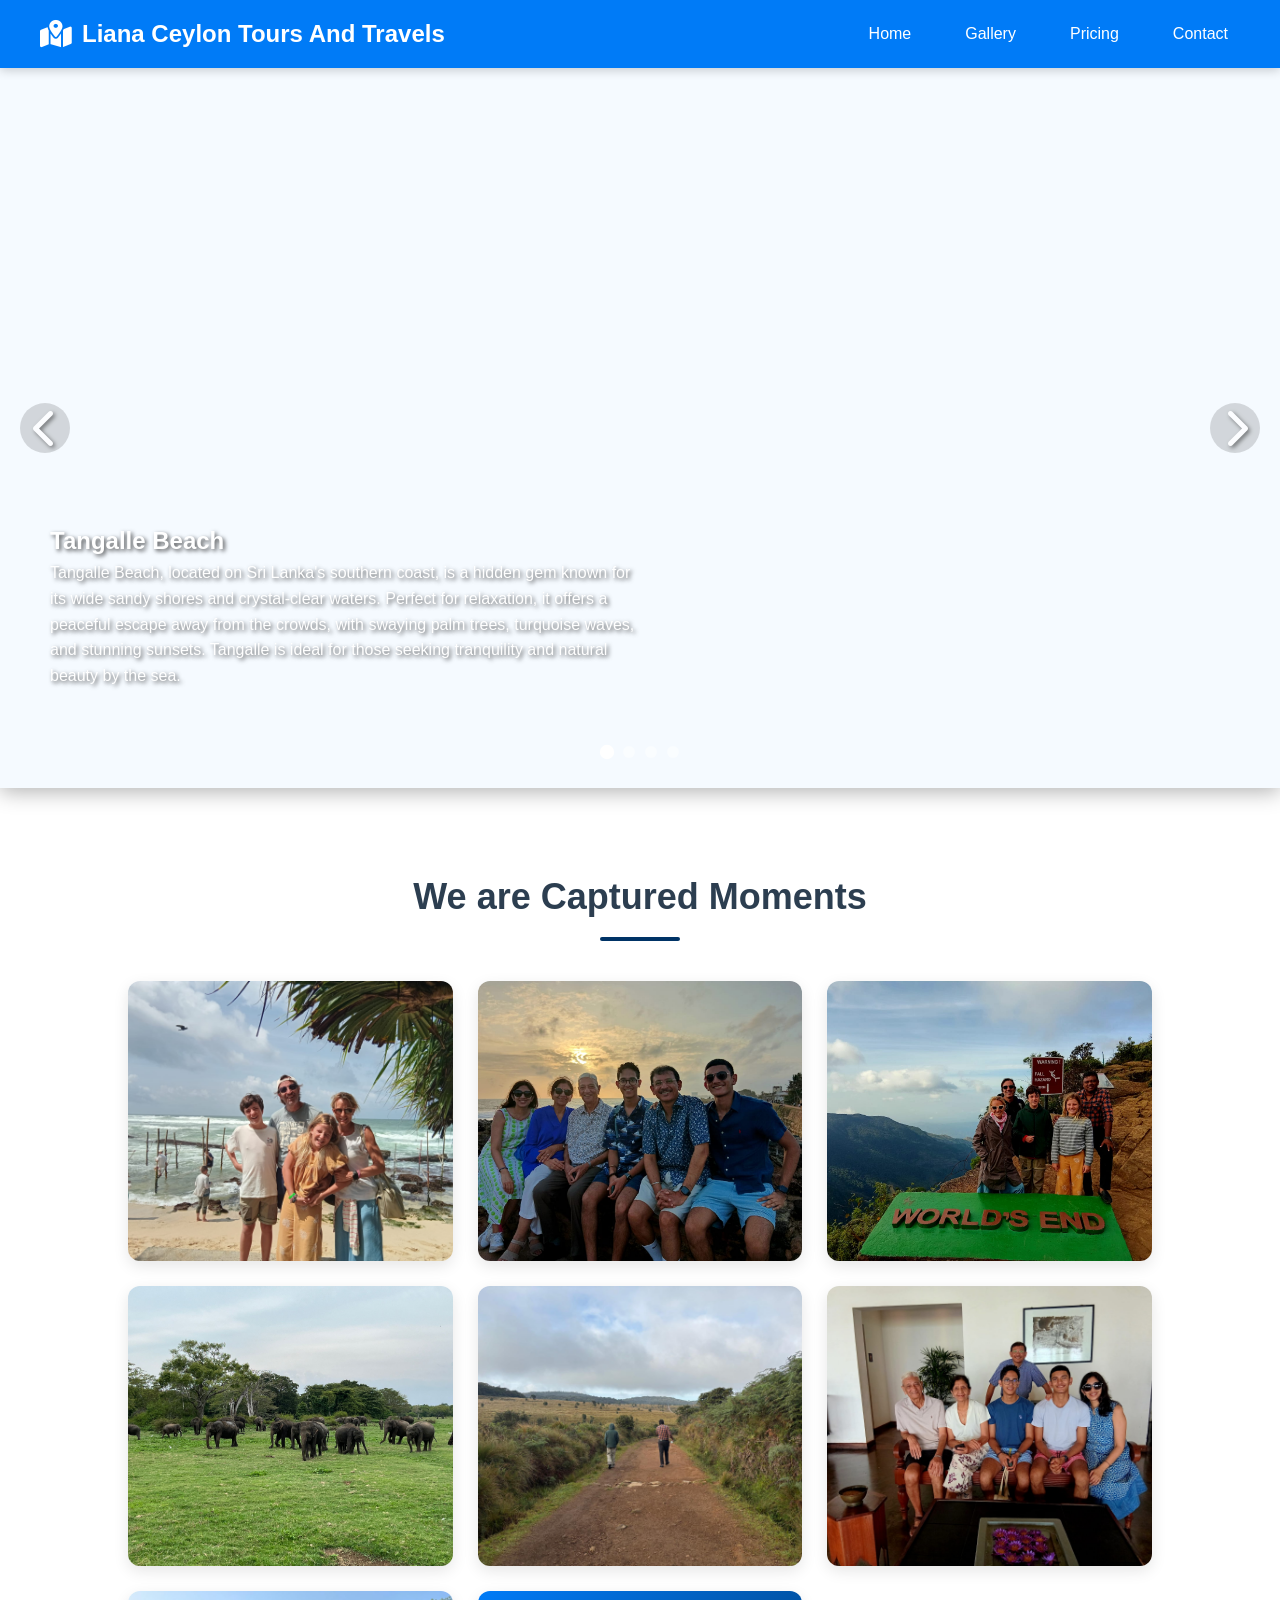
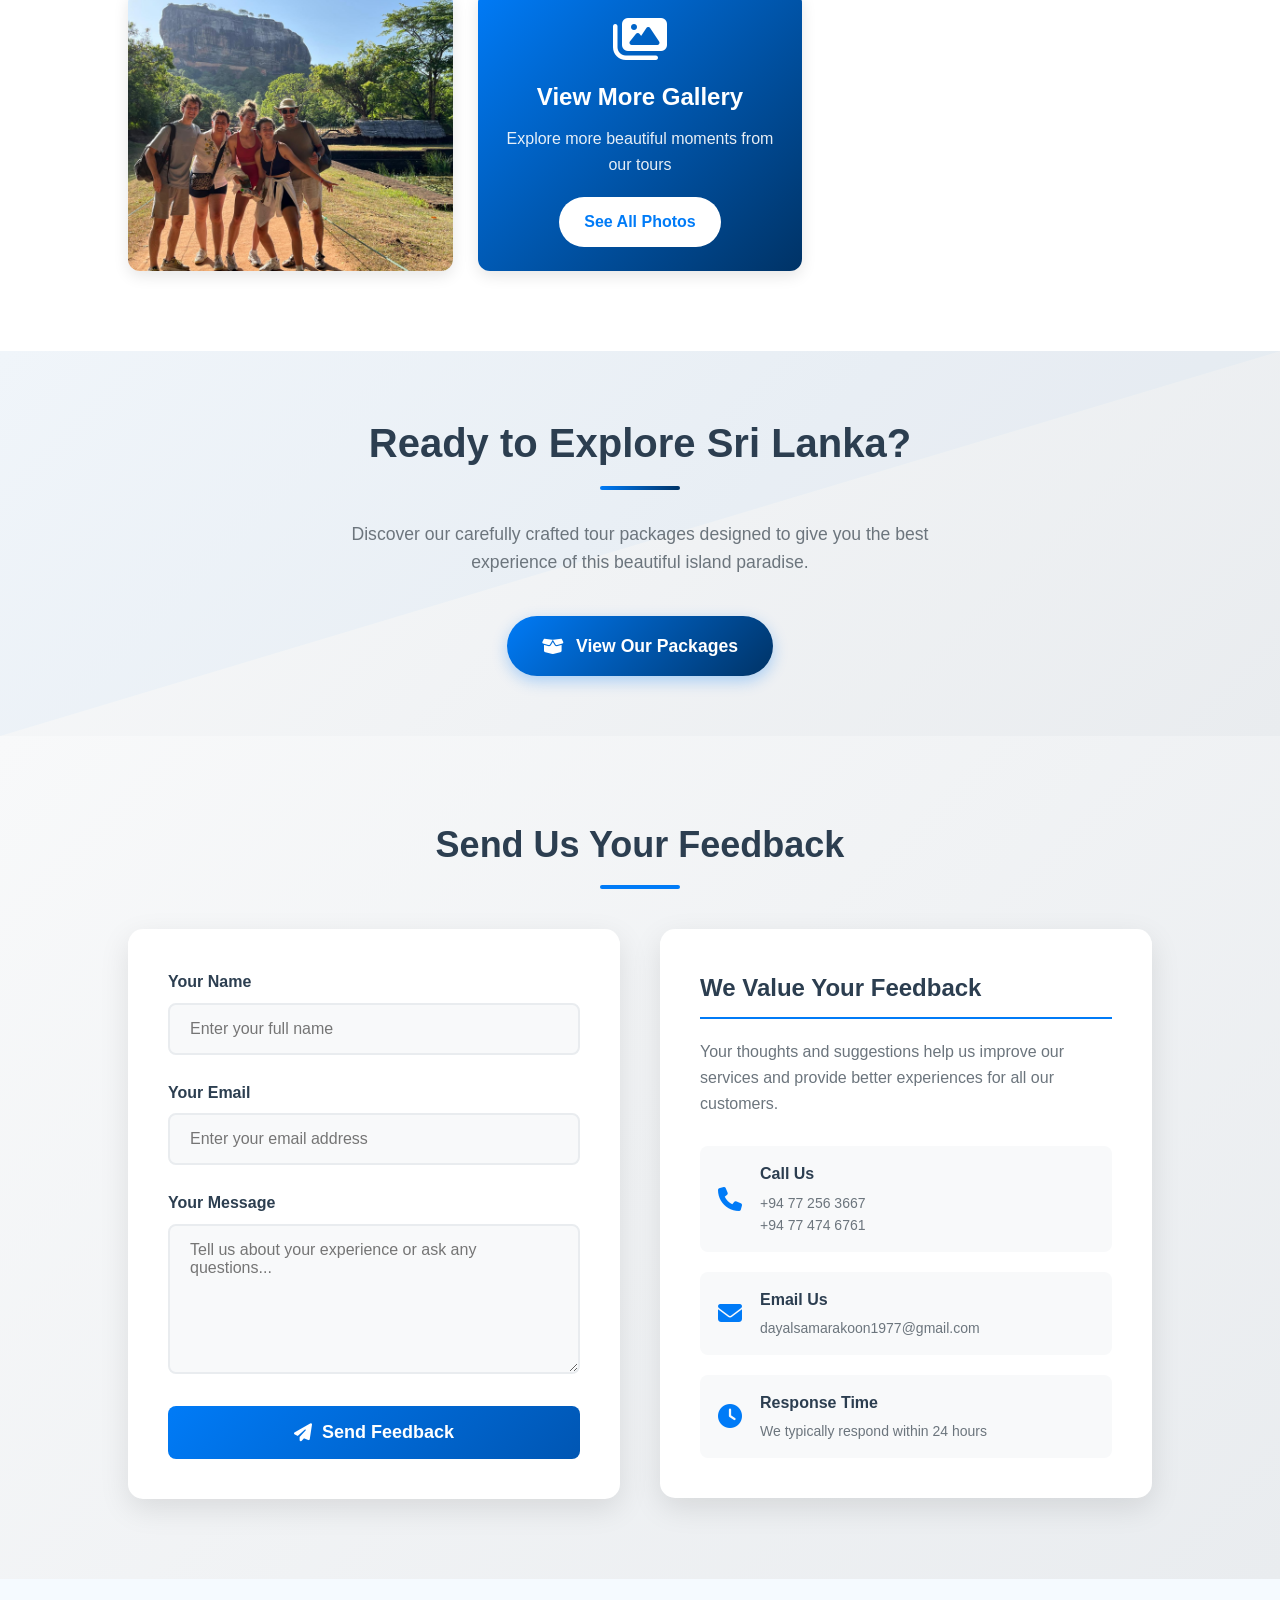
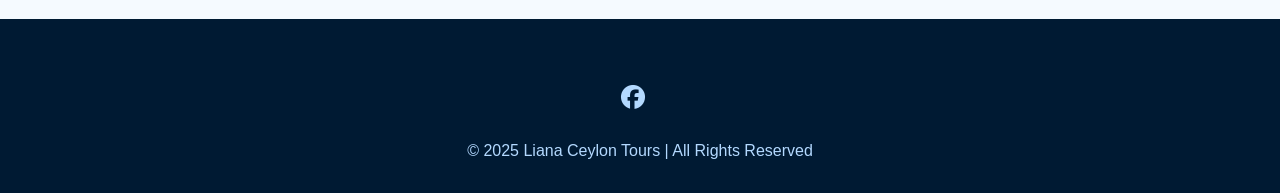
<file: index.html>
<!DOCTYPE html>
<html lang="en">
<head>
  <meta charset="UTF-8">
  <meta name="viewport" content="width=device-width, initial-scale=1.0">
  <title>Liana Ceylon Tours And Travels </title>
  <link rel="stylesheet" href="style.css">
  <link rel="stylesheet" href="view-packages-btn.css">
  <link rel="stylesheet" href="mobile-menu.css">
  <link rel="stylesheet" href="https://cdnjs.cloudflare.com/ajax/libs/font-awesome/6.4.0/css/all.min.css">
</head>
<body>

  <!-- Navbar -->
  <nav>
    <div class="logo"><i class="fas fa-map-marked-alt"></i> Liana Ceylon Tours And Travels</div>
    <ul class="nav-links">
      <li><a href="#">Home</a></li>
      <li><a href="#gallery">Gallery</a></li>
      <li><a href="pricing.html">Pricing</a></li>
      <li><a href="contact.html">Contact</a></li>
    </ul>
    <div class="burger">
      <div class="line1"></div>
      <div class="line2"></div>
      <div class="line3"></div>
    </div>
  </nav>

  <!-- Mobile Menu Overlay -->
  <div class="mobile-menu-overlay">
    <div class="mobile-nav">
      <button class="close-btn"><i class="fas fa-times"></i></button>
      <ul>
        <li><a href="#">Home</a></li>
        <li><a href="#gallery">Gallery</a></li>
        <li><a href="pricing.html">Pricing</a></li>
        <li><a href="contact.html">Contact</a></li>
      </ul>
    </div>
  </div>

  <!-- Enhanced Slider with Smooth Transitions -->
  <section class="slider">
    <div class="slides">
      <div class="slide active" style="background-image: url('https://images.pexels.com/photos/16508228/pexels-photo-16508228.jpeg');">
        <div class="slide-content">
          <h2>Tangalle Beach</h2>
          <p>Tangalle Beach, located on Sri Lanka's southern coast, is a hidden gem known for its wide sandy shores and crystal-clear waters. Perfect for relaxation, it offers a peaceful escape away from the crowds, with swaying palm trees, turquoise waves, and stunning sunsets. Tangalle is ideal for those seeking tranquility and natural beauty by the sea.</p>
        </div>
      </div>
      <div class="slide" style="background-image: url('https://images.pexels.com/photos/33511789/pexels-photo-33511789.jpeg');">
        <div class="slide-content">
          <h2>Colombo</h2>
          <p>Colombo, the vibrant capital of Sri Lanka, is a city where modern life blends beautifully with rich history and culture. From bustling markets and colorful temples to stunning colonial buildings and the scenic Galle Face Green, Colombo offers visitors a mix of relaxation and adventure. It is the perfect starting point to explore the island while enjoying delicious cuisine, shopping, and warm Sri Lankan hospitality.</p>
        </div>
      </div>
      <div class="slide" style="background-image: url('https://images.pexels.com/photos/19984965/pexels-photo-19984965.jpeg');">
        <div class="slide-content">
          <h2>Arugam Bay</h2>
          <p>Arugam Bay, located on Sri Lanka's east coast, is a paradise for surfers and beach lovers. Known for its golden sandy beaches, world-class waves, and relaxed coastal vibe, it attracts travelers from around the world. Beyond surfing, visitors can enjoy lagoon safaris, wildlife, and stunning sunrises, making Arugam Bay a must-visit destination.</p>
        </div>
      </div>
      <div class="slide" style="background-image: url('https://images.pexels.com/photos/9013701/pexels-photo-9013701.jpeg');">
        <div class="slide-content">
          <h2>Sigiriya</h2>
          <p>Sigiriya, also known as the Lion Rock, is one of Sri Lanka's most iconic landmarks. Rising majestically from the jungle, this ancient rock fortress is famous for its stunning frescoes, landscaped gardens, and breathtaking views from the top. A UNESCO World Heritage Site, Sigiriya is a must-visit for history lovers and adventure seekers alike.</p>
        </div>
      </div>
    </div>
    <div class="slider-nav">
      <div class="slider-dot active"></div>
      <div class="slider-dot"></div>
      <div class="slider-dot"></div>
      <div class="slider-dot"></div>
    </div>
    <div class="slider-arrows">
      <div class="arrow prev"><i class="fas fa-chevron-left"></i></div>
      <div class="arrow next"><i class="fas fa-chevron-right"></i></div>
    </div>
  </section>

<!-- Gallery -->
<section id="gallery" class="gallery">
  <h2>We are Captured Moments</h2>
  <div class="gallery-grid">
    <div class="gallery-item">
      <img src="01.jpg" alt="Sri Lanka Destination">
    </div>
    <div class="gallery-item">
      <img src="02.jpg" alt="Sri Lanka Destination">
    </div>
    <div class="gallery-item">
      <img src="03.jpg" alt="Sri Lanka Destination">
    </div>
    <div class="gallery-item">
      <img src="04.jpg" alt="Sri Lanka Destination">
    </div>
    <div class="gallery-item">
      <img src="43.jpg" alt="Sri Lanka Destination">
    </div>
    <div class="gallery-item">
      <img src="06.jpg" alt="Sri Lanka Destination">
    </div>
    <div class="gallery-item">
      <img src="07.jpg" alt="Sri Lanka Destination">
    </div>
    
    <!-- View More Gallery Block with Link -->
    <a href="gallery.html" class="gallery-item view-more-block">
      <div class="view-more-content">
        <i class="fas fa-images"></i>
        <h3>View More Gallery</h3>
        <p>Explore more beautiful moments from our tours</p>
        <span class="view-more-btn">See All Photos</span>
      </div>
    </a>
  </div>
</section>

<!-- View Packages Section -->
<section class="view-packages-section" id="view-packages">
  <div class="container view-packages-container">
    <h2>Ready to Explore Sri Lanka?</h2>
    <p>Discover our carefully crafted tour packages designed to give you the best experience of this beautiful island paradise.</p>
    <a href="pricing.html" class="btn-view-packages">
      <i class="fas fa-box-open"></i> View Our Packages
    </a>
  </div>
</section>

<!-- Feedback Section -->
<section class="feedback" id="feedback">
  <h2>Send Us Your Feedback</h2>
  <div class="feedback-container">
    <form class="feedback-form" action="https://api.web3forms.com/submit" method="POST">
      <input type="hidden" name="access_key" value="241e7d79-b1b8-44f2-91da-36b0092a3482">
      
      <div class="form-group">
        <label for="name">Your Name</label>
        <input type="text" id="name" name="name" placeholder="Enter your full name" required>
      </div>
      
      <div class="form-group">
        <label for="email">Your Email</label>
        <input type="email" id="email" name="email" placeholder="Enter your email address" required>
      </div>
      
      <div class="form-group">
        <label for="message">Your Message</label>
        <textarea id="message" name="message" placeholder="Tell us about your experience or ask any questions..." rows="5" required></textarea>
      </div>
      
      <input type="checkbox" name="botcheck" class="hidden" style="display: none;">
      
      <button type="submit" class="btn btn-submit">
        <i class="fas fa-paper-plane"></i> Send Feedback
      </button>
    </form>
    
    <div class="feedback-info">
      <h3>We Value Your Feedback</h3>
      <p>Your thoughts and suggestions help us improve our services and provide better experiences for all our customers.</p>
      
      <div class="contact-alternatives">
        <div class="contact-alternative">
          <i class="fas fa-phone"></i>
          <div>
            <h4>Call Us</h4>
            <p>+94 77 256 3667</p>
            <p>+94 77 474 6761</p>

          </div>
        </div>
        
        <div class="contact-alternative">
          <i class="fas fa-envelope"></i>
          <div>
            <h4>Email Us</h4>
            <p>dayalsamarakoon1977@gmail.com</p>
          </div>
        </div>
        
        <div class="contact-alternative">
          <i class="fas fa-clock"></i>
          <div>
            <h4>Response Time</h4>
            <p>We typically respond within 24 hours</p>
          </div>
        </div>
      </div>
    </div>
  </div>
</section>
  
  <!-- Footer -->
  <footer>
    <div class="social-icons">
      <a href="https://www.facebook.com/profile.php?id=61581095183077"><i class="fab fa-facebook"></i></a>
    </div>
    <p>© 2025 Liana Ceylon Tours | All Rights Reserved</p>
  </footer>

  <script src="script.js"></script>
  <script src="mobile-menu.js"></script>
</body>
</html>
</file>
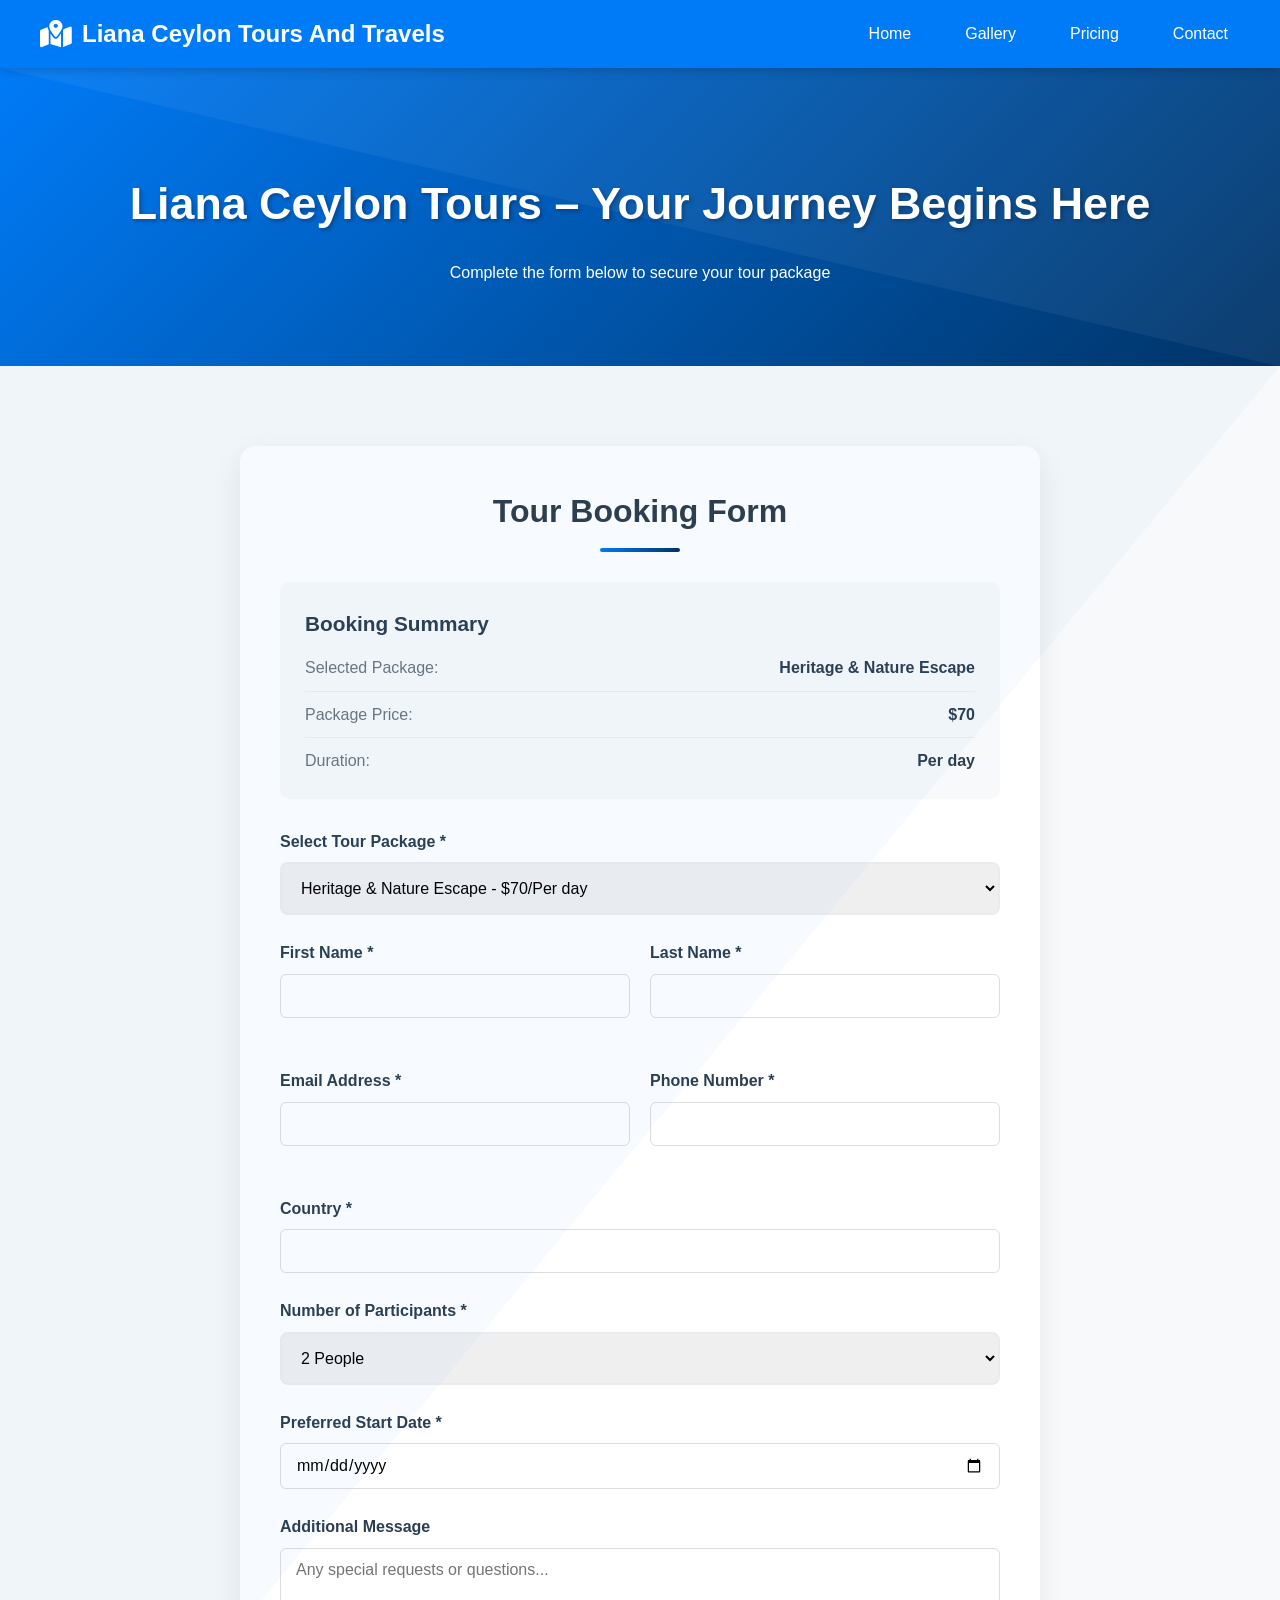
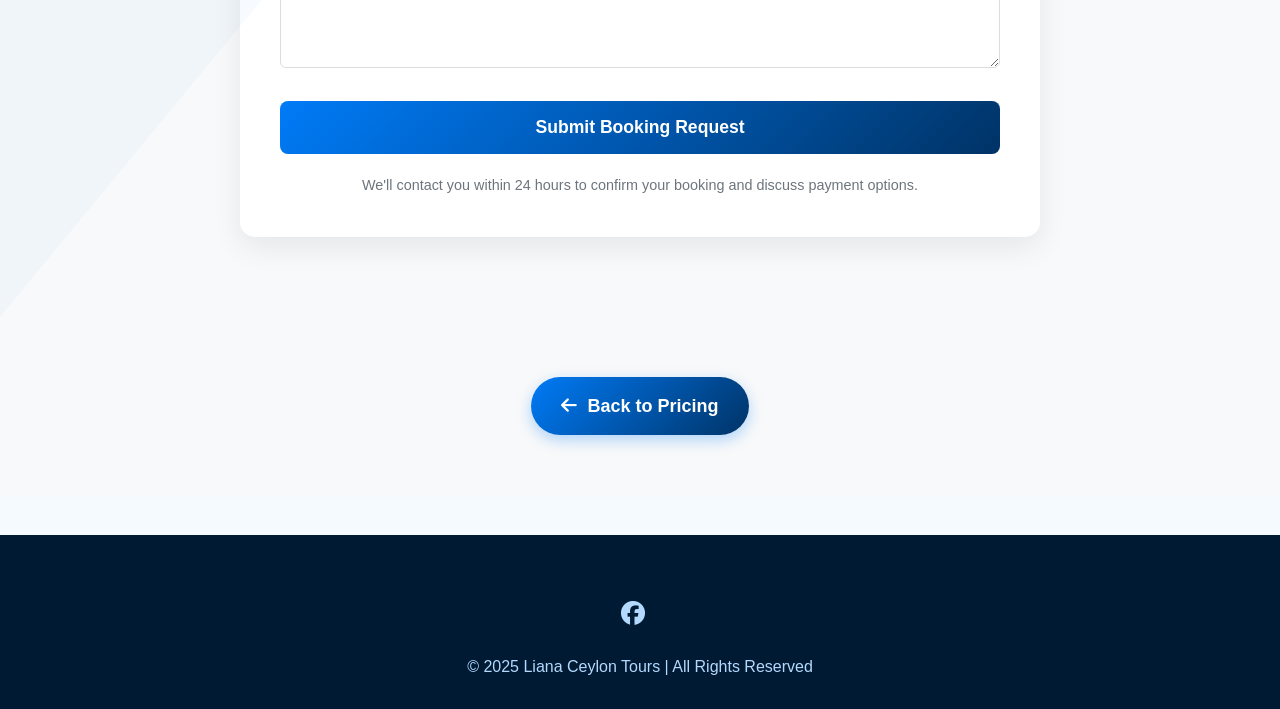
<file: booking.html>
<!DOCTYPE html>
<html lang="en">
<head>
  <meta charset="UTF-8">
  <meta name="viewport" content="width=device-width, initial-scale=1.0">
  <title>Book Your Tour - Liana Ceylon Tours And Travels</title>
  <link rel="stylesheet" href="style.css">
  <link rel="stylesheet" href="mobile-menu.css">
  <link rel="stylesheet" href="pricing.css">
  <link rel="stylesheet" href="https://cdnjs.cloudflare.com/ajax/libs/font-awesome/6.4.0/css/all.min.css">
  <style>
    /* Booking Page Specific Styles */
    .booking-header {
      background: linear-gradient(135deg, #007bf7 0%, #003366 100%);
      color: white;
      padding: 100px 10% 80px;
      text-align: center;
      margin-top: 0;
      position: relative;
      overflow: hidden;
    }

    .booking-header::before {
      content: '';
      position: absolute;
      top: 0;
      left: 0;
      width: 100%;
      height: 100%;
      background: url('data:image/svg+xml;utf8,<svg xmlns="http://www.w3.org/2000/svg" viewBox="0 0 100 100" preserveAspectRatio="none"><path d="M0,0 L100,0 L100,100 Z" fill="rgba(255,255,255,0.05)"/></svg>');
      background-size: cover;
    }

    .booking-hero h1 {
      font-size: 2.8rem;
      margin-bottom: 20px;
      text-shadow: 2px 2px 4px rgba(0, 0, 0, 0.3);
      animation: fadeInUp 1s ease;
    }

    .booking-content {
      padding: 80px 0;
      background: #f8f9fa;
      position: relative;
    }

    .booking-content::before {
      content: '';
      position: absolute;
      top: 0;
      left: 0;
      width: 100%;
      height: 100%;
      background: url('data:image/svg+xml;utf8,<svg xmlns="http://www.w3.org/2000/svg" viewBox="0 0 100 100" preserveAspectRatio="none"><path d="M0,0 L100,0 L0,100 Z" fill="rgba(0,123,247,0.03)"/></svg>');
      background-size: cover;
      pointer-events: none;
    }

    .booking-form-container {
      max-width: 800px;
      margin: 0 auto;
      background: white;
      border-radius: 15px;
      padding: 40px;
      box-shadow: 0 10px 30px rgba(0, 0, 0, 0.08);
    }

    .form-title {
      text-align: center;
      color: #2c3e50;
      margin-bottom: 30px;
      font-size: 2rem;
      position: relative;
      padding-bottom: 15px;
    }

    .form-title::after {
      content: '';
      position: absolute;
      bottom: 0;
      left: 50%;
      transform: translateX(-50%);
      width: 80px;
      height: 4px;
      background: linear-gradient(to right, #007bf7, #003366);
      border-radius: 2px;
    }

    .form-group {
      margin-bottom: 25px;
    }

    .form-group label {
      display: block;
      margin-bottom: 8px;
      font-weight: 600;
      color: #2c3e50;
    }

    .form-control {
      width: 100%;
      padding: 15px;
      border: 2px solid #e9ecef;
      border-radius: 8px;
      font-size: 1rem;
      transition: all 0.3s ease;
    }

    .form-control:focus {
      border-color: #007bf7;
      outline: none;
      box-shadow: 0 0 0 3px rgba(0, 123, 247, 0.1);
    }

    .form-row {
      display: flex;
      gap: 20px;
      margin-bottom: 25px;
    }

    .form-col {
      flex: 1;
    }

    .booking-summary {
      background: #f8f9fa;
      border-radius: 10px;
      padding: 25px;
      margin-bottom: 30px;
    }

    .booking-summary h3 {
      color: #2c3e50;
      margin-bottom: 15px;
      font-size: 1.3rem;
    }

    .summary-item {
      display: flex;
      justify-content: space-between;
      margin-bottom: 10px;
      padding-bottom: 10px;
      border-bottom: 1px solid #e9ecef;
    }

    .summary-item:last-child {
      border-bottom: none;
      margin-bottom: 0;
      padding-bottom: 0;
    }

    .summary-label {
      color: #6c757d;
    }

    .summary-value {
      font-weight: 600;
      color: #2c3e50;
    }

    .btn-submit {
      width: 100%;
      padding: 16px;
      background: linear-gradient(135deg, #007bf7, #003366);
      color: white;
      border: none;
      border-radius: 8px;
      font-size: 1.1rem;
      font-weight: 600;
      cursor: pointer;
      transition: all 0.3s ease;
    }

    .btn-submit:hover {
      transform: translateY(-3px);
      box-shadow: 0 8px 20px rgba(0, 123, 247, 0.4);
    }

    .form-notice {
      text-align: center;
      margin-top: 20px;
      color: #6c757d;
      font-size: 0.9rem;
    }

    .success-message {
      display: none;
      text-align: center;
      padding: 30px;
      background: #d4edda;
      color: #155724;
      border-radius: 8px;
      margin-bottom: 20px;
    }

    .success-message i {
      font-size: 3rem;
      margin-bottom: 15px;
      display: block;
    }

    .error-message {
      display: none;
      text-align: center;
      padding: 15px;
      background: #f8d7da;
      color: #721c24;
      border-radius: 8px;
      margin-bottom: 20px;
    }

    @media (max-width: 768px) {
      .booking-header {
        padding: 80px 5% 60px;
      }
      
      .booking-hero h1 {
        font-size: 2.2rem;
      }
      
      .booking-form-container {
        padding: 30px 20px;
      }
      
      .form-row {
        flex-direction: column;
        gap: 0;
      }
    }
  </style>
</head>
<body>

  <!-- Navbar -->
  <nav>
    <div class="logo"><i class="fas fa-map-marked-alt"></i> Liana Ceylon Tours And Travels</div>
    <ul class="nav-links">
      <li><a href="index.html">Home</a></li>
      <li><a href="gallery.html">Gallery</a></li>
      <li><a href="pricing.html">Pricing</a></li>
      <li><a href="contact.html">Contact</a></li>
    </ul>
    <div class="burger">
      <div class="line1"></div>
      <div class="line2"></div>
      <div class="line3"></div>
    </div>
  </nav>

  <!-- Mobile Menu Overlay -->
  <div class="mobile-menu-overlay">
    <div class="mobile-nav">
      <button class="close-btn"><i class="fas fa-times"></i></button>
      <ul>
        <li><a href="index.html">Home</a></li>
        <li><a href="gallery.html">Gallery</a></li>
        <li><a href="pricing.html">Pricing</a></li>
        <li><a href="contact.html">Contact</a></li>
      </ul>
    </div>
  </div>

  <!-- Booking Header -->
  <section class="booking-header">
    <div class="booking-hero">
      <h1>Liana Ceylon Tours – Your Journey Begins Here</h1>
      <p>Complete the form below to secure your tour package</p>
    </div>
  </section>

  <!-- Booking Content -->
  <section class="booking-content">
    <div class="container">
      <div class="booking-form-container">
        <h2 class="form-title">Tour Booking Form</h2>
        
        <div id="successMessage" class="success-message">
          <i class="fas fa-check-circle"></i>
          <h3>Thank You for Your Booking!</h3>
          <p>We've received your information and will contact you shortly to confirm your tour details.</p>
        </div>

        <div id="errorMessage" class="error-message">
          <i class="fas fa-exclamation-circle"></i>
          <h3>Submission Error</h3>
          <p id="errorText">There was a problem submitting your form. Please try again.</p>
        </div>
        
        <form id="bookingForm" method="POST">
          <!-- Web3Forms Access Key - Replace with your actual key -->
          <input type="hidden" name="access_key" value="241e7d79-b1b8-44f2-91da-36b0092a3482">
          <input type="hidden" name="subject" value="New Tour Booking Request from Liana Ceylon Tours">
          <input type="hidden" name="from_name" value="Liana Ceylon Tours Booking">
          <input type="checkbox" name="botcheck" style="display: none;">
          
          <div class="booking-summary">
            <h3>Booking Summary</h3>
            <div class="summary-item">
              <span class="summary-label">Selected Package:</span>
              <span id="summaryPackage" class="summary-value">Essential Sri Lanka</span>
            </div>
            <div class="summary-item">
              <span class="summary-label">Package Price:</span>
              <span id="summaryPrice" class="summary-value">$500</span>
            </div>
            <div class="summary-item">
              <span class="summary-label">Duration:</span>
              <span id="summaryDuration" class="summary-value">5 days</span>
            </div>
          </div>
          
          <div class="form-group">
            <label for="package">Select Tour Package *</label>
          <select class="form-control" id="package" name="Tour Package" required>
            <option value="Classic Explorer - $70/Per 1 day" selected>Classic Explorer - $70/Per 1 day</option>
          </select>
              
            </select>
          </div>
          
          <div class="form-row">
            <div class="form-col">
              <div class="form-group">
                <label for="firstName">First Name *</label>
                <input type="text" class="form-control" id="firstName" name="First Name" required>
              </div>
            </div>
            <div class="form-col">
              <div class="form-group">
                <label for="lastName">Last Name *</label>
                <input type="text" class="form-control" id="lastName" name="Last Name" required>
              </div>
            </div>
          </div>
          
          <div class="form-row">
            <div class="form-col">
              <div class="form-group">
                <label for="email">Email Address *</label>
                <input type="email" class="form-control" id="email" name="Email" required>
              </div>
            </div>
            <div class="form-col">
              <div class="form-group">
                <label for="phone">Phone Number *</label>
                <input type="tel" class="form-control" id="phone" name="Phone" required>
              </div>
            </div>
          </div>
          
          <div class="form-group">
            <label for="country">Country *</label>
            <input type="text" class="form-control" id="country" name="Country" required>
          </div>
          
          <div class="form-group">
            <label for="participants">Number of Participants *</label>
            <select class="form-control" id="participants" name="Number of Participants" required>
              <option value="1">1 Person</option>
              <option value="2" selected>2 People</option>
              <option value="3">3 People</option>
              <option value="4">4 People</option>
              <option value="5+">5+ People (Please specify in message)</option>
            </select>
          </div>
          
          <div class="form-group">
            <label for="startDate">Preferred Start Date *</label>
            <input type="date" class="form-control" id="startDate" name="Preferred Start Date" required>
          </div>
          
          <div class="form-group">
            <label for="message">Additional Message</label>
            <textarea class="form-control" id="message" name="Additional Message" rows="4" placeholder="Any special requests or questions..."></textarea>
          </div>
          
          <button type="submit" class="btn-submit">Submit Booking Request</button>
        </form>
        
        <p class="form-notice">We'll contact you within 24 hours to confirm your booking and discuss payment options.</p>
      </div>
    </div>
  </section>

  <!-- Back to Pricing -->
  <section class="back-to-home">
    <div class="container">
      <a href="pricing.html" class="btn">
        <i class="fas fa-arrow-left"></i> Back to Pricing
      </a>
    </div>
  </section>

  <!-- Footer -->
  <footer>
    <div class="social-icons">
      <a href="https://www.facebook.com/profile.php?id=61581095183077"><i class="fab fa-facebook"></i></a>
    </div>
    <p>© 2025 Liana Ceylon Tours | All Rights Reserved</p>
  </footer>

  <script src="script.js"></script>
  <script src="mobile-menu.js"></script>
  <script src="pricing-data.js"></script>
  <script>
    document.addEventListener('DOMContentLoaded', function() {
      // Function to update package options from centralized data
function updatePackageOptions() {
  const packageSelect = document.getElementById('package');
  
  // Clear existing options
  packageSelect.innerHTML = '';
  
  // Add options from centralized data (only classic package)
  const packages = pricingData.packages;
  const optionText = `${packages.classic.name} - ${formatPrice(packages.classic.price)}/${packages.classic.duration}`;
  
  const option = document.createElement('option');
  option.value = optionText;
  option.textContent = optionText;
  option.selected = true;
  packageSelect.appendChild(option);
  
  // Update summary with the default selected option
  updateSummary();
}
      
      // Function to update the booking summary
      function updateSummary() {
        const packageSelect = document.getElementById('package');
        const selectedOption = packageSelect.options[packageSelect.selectedIndex];
        const value = selectedOption.value;
        
        // Extract package name, price and duration
        const parts = value.split(' - ');
        const packageName = parts[0];
        const priceDuration = parts[1].split('/');
        const price = priceDuration[0];
        const duration = priceDuration[1];
        
        // Update summary
        document.getElementById('summaryPackage').textContent = packageName;
        document.getElementById('summaryPrice').textContent = price;
        document.getElementById('summaryDuration').textContent = duration;
      }
      
      // Initialize package options and summary
      updatePackageOptions();
      
      // Update summary when package changes
      document.getElementById('package').addEventListener('change', updateSummary);
      
      // Get URL parameters to pre-fill package information
      const urlParams = new URLSearchParams(window.location.search);
      const packageParam = urlParams.get('package');
      
      if (packageParam) {
        const packageSelect = document.getElementById('package');
        for (let i = 0; i < packageSelect.options.length; i++) {
          if (packageSelect.options[i].value.includes(packageParam)) {
            packageSelect.selectedIndex = i;
            updateSummary();
            break;
          }
        }
      }
      
      // Set minimum date for date picker to today
      const today = new Date();
      const yyyy = today.getFullYear();
      let mm = today.getMonth() + 1;
      let dd = today.getDate();
      
      if (mm < 10) mm = '0' + mm;
      if (dd < 10) dd = '0' + dd;
      
      const minDate = `${yyyy}-${mm}-${dd}`;
      document.getElementById('startDate').min = minDate;
      
      // Handle form submission
      const bookingForm = document.getElementById('bookingForm');
      const successMessage = document.getElementById('successMessage');
      const errorMessage = document.getElementById('errorMessage');
      const errorText = document.getElementById('errorText');
      
      bookingForm.addEventListener('submit', function(e) {
        e.preventDefault();
        
        // Reset messages
        successMessage.style.display = 'none';
        errorMessage.style.display = 'none';
        
        // Simple form validation
        const requiredFields = bookingForm.querySelectorAll('[required]');
        let valid = true;
        
        requiredFields.forEach(field => {
          if (!field.value.trim()) {
            field.style.borderColor = 'red';
            valid = false;
          } else {
            field.style.borderColor = '#e9ecef';
          }
        });
        
        if (!valid) {
          errorText.textContent = 'Please fill in all required fields.';
          errorMessage.style.display = 'block';
          return;
        }
        
        // Show loading state
        const submitButton = bookingForm.querySelector('.btn-submit');
        const originalButtonText = submitButton.textContent;
        submitButton.textContent = 'Submitting...';
        submitButton.disabled = true;
        
        // Create form data
        const formData = new FormData(bookingForm);
        
        // Send the data to Web3Forms
        fetch('https://api.web3forms.com/submit', {
          method: 'POST',
          body: formData
        })
        .then(response => response.json())
        .then(data => {
          if (data.success) {
            // Show success message and hide form
            bookingForm.style.display = 'none';
            successMessage.style.display = 'block';
          } else {
            // Show error message
            errorText.textContent = data.message || 'There was an error submitting your form. Please try again.';
            errorMessage.style.display = 'block';
            
            // Reset button
            submitButton.textContent = originalButtonText;
            submitButton.disabled = false;
          }
        })
        .catch(error => {
          console.error('Error:', error);
          errorText.textContent = 'There was an error submitting your form. Please try again.';
          errorMessage.style.display = 'block';
          
          // Reset button
          submitButton.textContent = originalButtonText;
          submitButton.disabled = false;
        });
      });
    });
  </script>
</body>
</html>
</file>
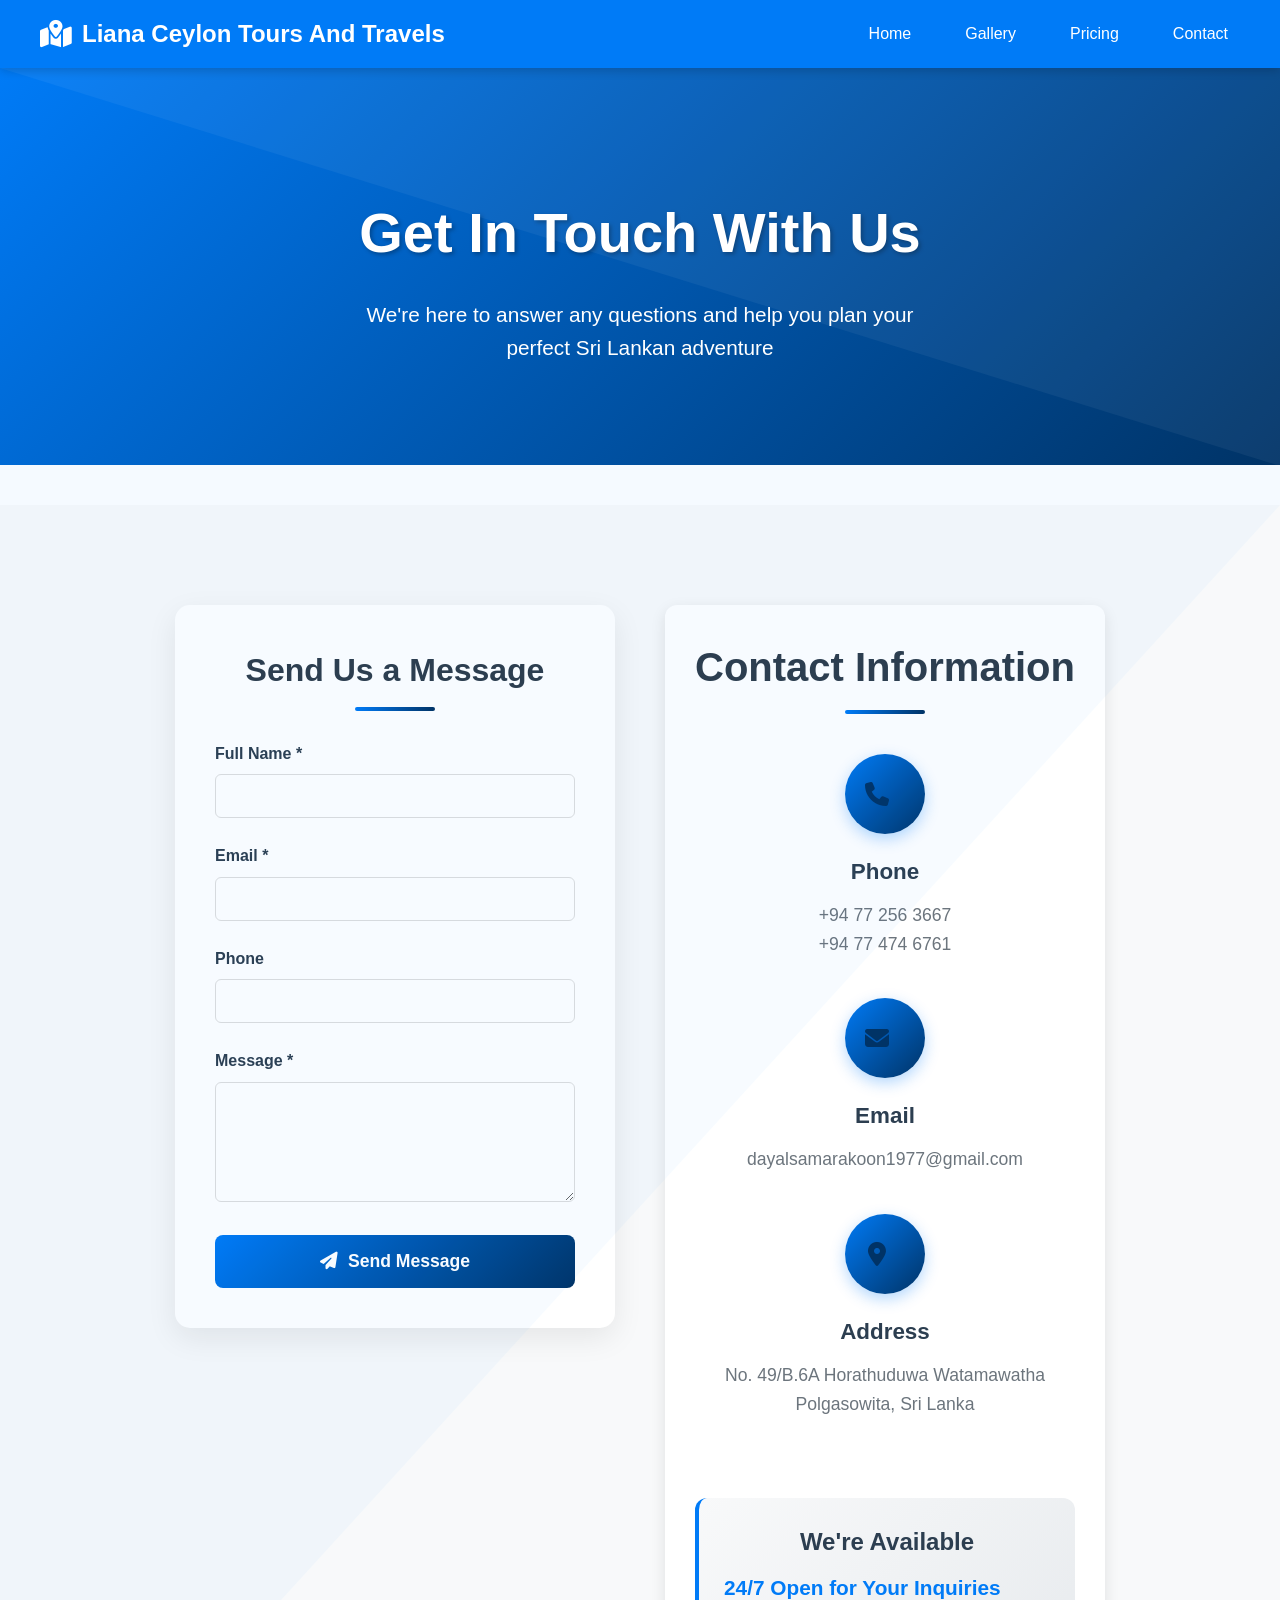
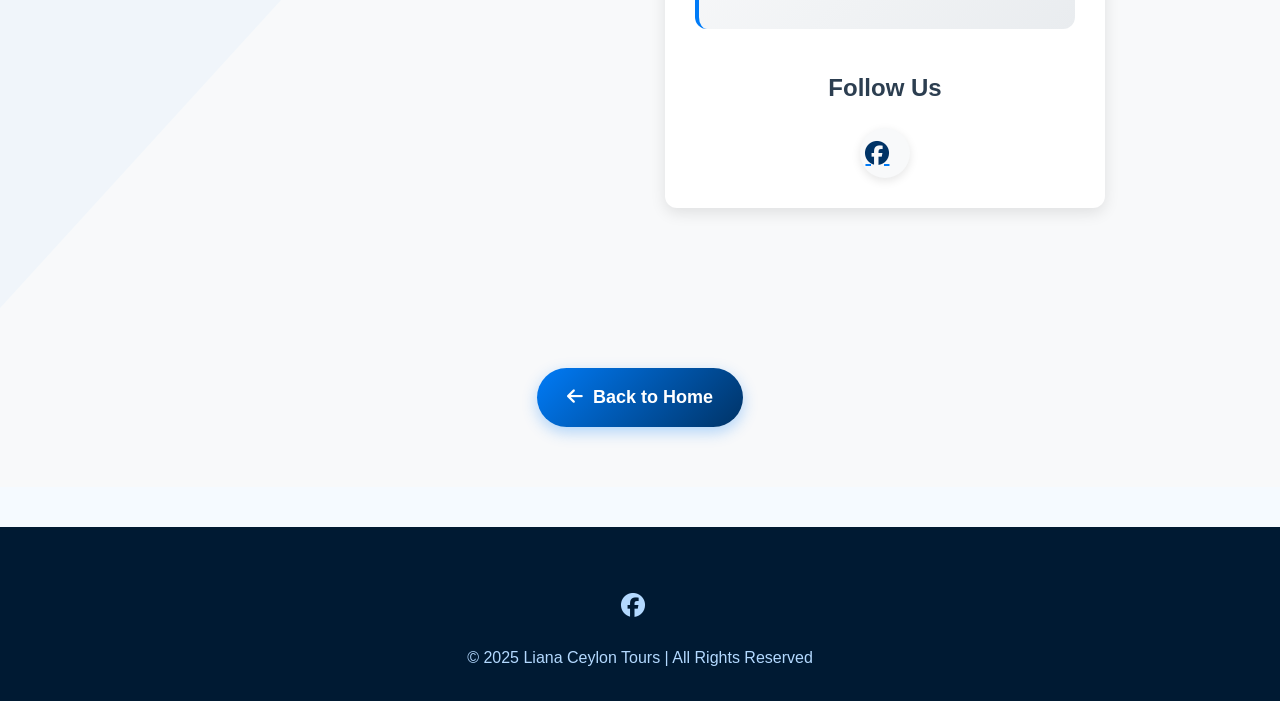
<file: contact.html>
<!DOCTYPE html>
<html lang="en">
<head>
  <meta charset="UTF-8">
  <meta name="viewport" content="width=device-width, initial-scale=1.0">
  <title>Contact Us - Liana Ceylon Tours And Travels</title>
  <link rel="stylesheet" href="style.css">
  <link rel="stylesheet" href="mobile-menu.css">
  <link rel="stylesheet" href="https://cdnjs.cloudflare.com/ajax/libs/font-awesome/6.4.0/css/all.min.css">
  <style>
    /* Contact Page Specific Styles - Updated to match pricing theme */
    .contact-header {
      background: linear-gradient(135deg, #007bf7 0%, #003366 100%);
      color: white;
      padding: 120px 10% 100px;
      text-align: center;
      margin-top: 0;
      position: relative;
      overflow: hidden;
    }

    .contact-header::before {
      content: '';
      position: absolute;
      top: 0;
      left: 0;
      width: 100%;
      height: 100%;
      background: url('data:image/svg+xml;utf8,<svg xmlns="http://www.w3.org/2000/svg" viewBox="0 0 100 100" preserveAspectRatio="none"><path d="M0,0 L100,0 L100,100 Z" fill="rgba(255,255,255,0.05)"/></svg>');
      background-size: cover;
    }

    .contact-hero h1 {
      font-size: 3.5rem;
      margin-bottom: 20px;
      text-shadow: 2px 2px 4px rgba(0, 0, 0, 0.3);
      animation: fadeInUp 1s ease;
    }

    .contact-hero p {
      font-size: 1.3rem;
      max-width: 600px;
      margin: 0 auto;
      opacity: 0.9;
      animation: fadeInUp 1s ease 0.2s forwards;
      opacity: 0;
    }

    .contact-content {
      padding: 100px 0;
      background: #f8f9fa;
      position: relative;
    }

    .contact-content::before {
      content: '';
      position: absolute;
      top: 0;
      left: 0;
      width: 100%;
      height: 100%;
      background: url('data:image/svg+xml;utf8,<svg xmlns="http://www.w3.org/2000/svg" viewBox="0 0 100 100" preserveAspectRatio="none"><path d="M0,0 L100,0 L0,100 Z" fill="rgba(0,123,247,0.03)"/></svg>');
      background-size: cover;
      pointer-events: none;
    }

    .contact-container {
      max-width: 1200px;
      margin: 0 auto;
      padding: 0 20px;
      display: grid;
      grid-template-columns: 1fr 1fr;
      gap: 50px;
      align-items: start;
    }
    
    .contact-info {
      text-align: center;
      display: flex;
      flex-direction: column;
      align-items: center;
    }
    
    .contact-info h2 {
      color: #2c3e50;
      margin-bottom: 40px;
      font-size: 2.5rem;
      position: relative;
      padding-bottom: 15px;
    }

    .contact-info h2::after {
      content: '';
      position: absolute;
      bottom: 0;
      left: 50%;
      transform: translateX(-50%);
      width: 80px;
      height: 4px;
      background: linear-gradient(to right, #007bf7, #003366);
      border-radius: 2px;
    }
    
    .contact-details {
      display: flex;
      flex-direction: column;
      align-items: center;
      width: 100%;
    }
    
    .contact-item { 
      display: flex; 
      flex-direction: column;
      align-items: center; 
      margin-bottom: 40px; 
      text-align: center;
      max-width: 400px;
      width: 100%;
    }
    
    .contact-icon {
      width: 80px; 
      height: 80px; 
      background: linear-gradient(135deg, #007bf7, #003366);
      border-radius: 50%; 
      display: flex; 
      align-items: center; 
      justify-content: center;
      color: white; 
      font-size: 24px; 
      margin-bottom: 20px;
      box-shadow: 0 5px 15px rgba(0, 123, 247, 0.3);
    }
    
    .contact-text { 
      text-align: center;
    }
    
    .contact-text h4 { 
      color: #2c3e50; 
      margin-bottom: 12px; 
      font-size: 1.4rem; 
    }
    
    .contact-text p, .contact-text a { 
      color: #6c757d; 
      margin: 0; 
      font-size: 1.1rem; 
      line-height: 1.6; 
      text-decoration: none; 
    }
    
    .contact-text a:hover { 
      color: #007bf7; 
    }
    
    .open-247 { 
      margin-top: 40px; 
      text-align: center; 
      padding: 25px; 
      background: linear-gradient(135deg, #f8f9fa, #e9ecef); 
      border-radius: 12px; 
      border-left: 4px solid #007bf7; 
      max-width: 400px;
      width: 100%;
    }
    
    .open-247 h3 { 
      color: #2c3e50; 
      margin-bottom: 10px; 
      font-size: 1.5rem; 
    }
    
    .open-247 p { 
      color: #007bf7; 
      font-weight: 600; 
      font-size: 1.3rem; 
      margin: 0; 
    }
    
    .social-contact { 
      margin-top: 40px; 
      text-align: center; 
      width: 100%;
    }
    
    .social-contact h3 {
      color: #2c3e50;
      margin-bottom: 20px;
      font-size: 1.5rem;
    }
    
    .social-icons-contact { 
      display: flex; 
      gap: 15px; 
      justify-content: center; 
    }
    
    .social-icons-contact a { 
      width: 50px; 
      height: 50px; 
      background: #f8f9fa; 
      border-radius: 50%; 
      display: flex; 
      align-items: center; 
      justify-content: center; 
      color: #007bf7; 
      font-size: 20px; 
      transition: all 0.3s; 
      box-shadow: 0 3px 10px rgba(0,0,0,0.1);
    }
    
    .social-icons-contact a:hover { 
      background: #007bf7; 
      color: #fff; 
      transform: translateY(-5px); 
      box-shadow: 0 8px 15px rgba(0,123,247,0.3);
    }
    
    .contact-form-container { 
      padding: 40px; 
      background: #fff; 
      border-radius: 15px; 
      box-shadow: 0 10px 30px rgba(0,0,0,0.08); 
    }
    
    .contact-form-container h2 { 
      color: #2c3e50; 
      margin-bottom: 30px; 
      font-size: 2rem; 
      text-align: center; 
      position: relative; 
      padding-bottom: 15px; 
    }
    
    .contact-form-container h2::after { 
      content:''; 
      position:absolute; 
      bottom:0; 
      left:50%; 
      transform:translateX(-50%); 
      width:80px; 
      height:4px; 
      background:linear-gradient(to right,#007bf7,#003366); 
      border-radius:2px; 
    }
    
    .form-group { 
      margin-bottom: 25px; 
    }
    
    .form-group label { 
      font-weight:600; 
      color:#2c3e50; 
      margin-bottom:8px; 
      display:block; 
    }
    
    .form-control { 
      width:100%; 
      padding:15px; 
      border:2px solid #e9ecef; 
      border-radius:8px; 
      transition:0.3s; 
      font-family: inherit;
      font-size: 1rem;
    }
    
    .form-control:focus { 
      border-color:#007bf7; 
      outline:none; 
      box-shadow:0 0 0 3px rgba(0,123,247,0.1); 
    }
    
    .btn-submit-contact { 
      width:100%; 
      padding:16px; 
      background:linear-gradient(135deg,#007bf7,#003366); 
      color:#fff; 
      border:none; 
      border-radius:8px; 
      font-size:1.1rem; 
      font-weight:600; 
      cursor:pointer; 
      display:flex; 
      align-items:center; 
      justify-content:center; 
      gap:10px; 
      transition:0.3s; 
    }
    
    .btn-submit-contact:hover { 
      transform:translateY(-3px); 
      box-shadow:0 8px 20px rgba(0,123,247,0.4); 
    }
    
    /* Form status messages */
    .form-status {
      padding: 15px;
      border-radius: 8px;
      margin-bottom: 20px;
      text-align: center;
      display: none;
    }
    
    .form-status.success {
      background-color: #d4edda;
      color: #155724;
      border: 1px solid #c3e6cb;
    }
    
    .form-status.error {
      background-color: #f8d7da;
      color: #721c24;
      border: 1px solid #f5c6cb;
    }
    
    /* Loading spinner */
    .btn-loading {
      position: relative;
      color: transparent !important;
    }
    
    .btn-loading::after {
      content: '';
      position: absolute;
      width: 20px;
      height: 20px;
      top: 50%;
      left: 50%;
      margin: -10px 0 0 -10px;
      border: 3px solid rgba(255, 255, 255, 0.3);
      border-radius: 50%;
      border-top-color: #fff;
      animation: spin 1s ease-in-out infinite;
    }
    
    @keyframes spin {
      to { transform: rotate(360deg); }
    }
    
    /* Back to home section */
    .back-to-home {
      padding: 60px 0;
      background: #f8f9fa;
      text-align: center;
    }

    .back-to-home .container {
      max-width: 1200px;
      margin: 0 auto;
      padding: 0 20px;
    }

    .back-to-home .btn {
      display: inline-flex;
      align-items: center;
      gap: 10px;
      padding: 15px 30px;
      background: linear-gradient(135deg, #007bf7, #003366);
      color: white;
      text-decoration: none;
      border-radius: 30px;
      font-weight: 600;
      transition: all 0.3s ease;
      box-shadow: 0 5px 15px rgba(0, 123, 247, 0.3);
    }

    .back-to-home .btn:hover {
      transform: translateY(-3px);
      box-shadow: 0 8px 20px rgba(0, 123, 247, 0.4);
    }
    
    /* Animations */
    @keyframes fadeInUp {
      from {
        opacity: 0;
        transform: translateY(30px);
      }
      to {
        opacity: 1;
        transform: translateY(0);
      }
    }
    
    @media (max-width: 968px){ 
      .contact-container {
        grid-template-columns: 1fr;
        gap: 40px;
      }
      
      .contact-info {
        order: 2;
      }
      
      .contact-form-container {
        order: 1;
      }
    } 
    
    @media (max-width: 768px) {
      .contact-header {
        padding: 100px 5% 80px;
      }
      
      .contact-hero h1 {
        font-size: 2.2rem;
      }
      
      .contact-hero p {
        font-size: 1.1rem;
      }
      
      .contact-content {
        padding: 80px 0;
      }
      
      .contact-info h2 {
        font-size: 2rem;
      }
      
      .contact-form-container {
        padding: 30px 20px;
      }
      
      .contact-form-container h2 {
        font-size: 1.8rem;
      }
      
      .contact-icon {
        width: 70px;
        height: 70px;
        font-size: 22px;
      }
    }
    
    @media (max-width: 480px){ 
      .contact-hero h1 {
        font-size: 1.8rem;
      }
      
      .contact-info h2 {
        font-size: 1.8rem;
      }
      
      .contact-icon {
        width: 60px;
        height: 60px;
        font-size: 20px;
      }
      
      .contact-text h4 {
        font-size: 1.2rem;
      }
      
      .contact-text p, .contact-text a {
        font-size: 1rem;
      }
    }
  </style>
</head>
<body>
  <!-- Navbar -->
  <nav>
    <div class="logo"><i class="fas fa-map-marked-alt"></i> Liana Ceylon Tours And Travels</div>
    <ul class="nav-links">
      <li><a href="index.html">Home</a></li>
      <li><a href="gallery.html">Gallery</a></li>
      <li><a href="pricing.html">Pricing</a></li>
      <li><a href="#" class="active">Contact</a></li>
    </ul>
    <div class="burger"><div class="line1"></div><div class="line2"></div><div class="line3"></div></div>
  </nav>

  <!-- Mobile Menu Overlay -->
  <div class="mobile-menu-overlay">
    <div class="mobile-nav">
      <button class="close-btn"><i class="fas fa-times"></i></button>
      <ul>
        <li><a href="index.html">Home</a></li>
        <li><a href="gallery.html">Gallery</a></li>
        <li><a href="pricing.html">Pricing</a></li>
        <li><a href="contact.html" class="active">Contact</a></li>
      </ul>
    </div>
  </div>

  <!-- Contact Header -->
  <section class="contact-header">
    <div class="contact-hero">
      <h1>Get In Touch With Us</h1>
      <p>We're here to answer any questions and help you plan your perfect Sri Lankan adventure</p>
    </div>
  </section>

  <!-- Contact Content -->
  <section class="contact-content">
    <div class="contact-container">
      <!-- Form -->
      <div class="contact-form-container">
        <h2>Send Us a Message</h2>
        
        <!-- Status messages -->
        <div id="form-status" class="form-status"></div>
        
        <form id="contactForm" method="POST">
          <input type="hidden" name="access_key" value="241e7d79-b1b8-44f2-91da-36b0092a3482">
          <input type="hidden" name="subject" value="New Contact Form Submission from Liana Ceylon Tours">
          <input type="hidden" name="from_name" value="Liana Ceylon Tours Website">
          <input type="checkbox" name="botcheck" class="hidden" style="display: none;">
          
          <div class="form-group">
            <label for="contactName">Full Name *</label>
            <input type="text" id="contactName" name="name" class="form-control" required>
          </div>
          
          <div class="form-group">
            <label for="contactEmail">Email *</label>
            <input type="email" id="contactEmail" name="email" class="form-control" required>
          </div>
          
          <div class="form-group">
            <label for="contactPhone">Phone</label>
            <input type="tel" id="contactPhone" name="phone" class="form-control">
          </div>
          
          <div class="form-group">
            <label for="contactMessage">Message *</label>
            <textarea id="contactMessage" name="message" rows="5" class="form-control" required></textarea>
          </div>
          
          <button type="submit" class="btn-submit-contact" id="submit-button">
            <i class="fas fa-paper-plane"></i> Send Message
          </button>
        </form>
      </div>
      
      <!-- Info -->
      <div class="contact-info">
        <h2>Contact Information</h2>
        <div class="contact-details">
          <div class="contact-item">
            <div class="contact-icon"><i class="fas fa-phone"></i></div>
            <div class="contact-text">
              <h4>Phone</h4>
              <p><a href="tel:+94772563667">+94 77 256 3667</a></p>
              <p><a href="tel:+94774746761">+94 77 474 6761</a></p>
            </div>
          </div>
          <div class="contact-item">
            <div class="contact-icon"><i class="fas fa-envelope"></i></div>
            <div class="contact-text">
              <h4>Email</h4>
              <p><a href="mailto:dayalsamarakoon1977@gmail.com">dayalsamarakoon1977@gmail.com</a></p>
            </div>
          </div>
          <div class="contact-item">
            <div class="contact-icon"><i class="fas fa-map-marker-alt"></i></div>
            <div class="contact-text">
              <h4>Address</h4>
              <p>No. 49/B.6A Horathuduwa Watamawatha<br>Polgasowita, Sri Lanka</p>
            </div>
          </div>
        </div>
        <!-- 24/7 -->
        <div class="open-247">
          <h3>We're Available</h3>
          <p>24/7 Open for Your Inquiries</p>
        </div>
        <!-- Social -->
        <div class="social-contact">
          <h3>Follow Us</h3>
          <div class="social-icons-contact">
            <a href="https://www.facebook.com/profile.php?id=61581095183077"><i class="fab fa-facebook"></i></a>
          </div>
        </div>
      </div>
    </div>
  </section>

  <!-- Back to Home -->
  <section class="back-to-home"><div class="container"><a href="index.html" class="btn"><i class="fas fa-arrow-left"></i> Back to Home</a></div></section>

  <!-- Footer -->
  <footer><div class="social-icons"><a href="https://www.facebook.com/profile.php?id=61581095183077"><i class="fab fa-facebook"></i></a></div><p>© 2025 Liana Ceylon Tours | All Rights Reserved</p></footer>

  <script src="mobile-menu.js"></script>
  <script>
    // Form submission handling for Web3Forms
    const form = document.getElementById('contactForm');
    const formStatus = document.getElementById('form-status');
    const submitButton = document.getElementById('submit-button');
    
    // Function to show status message
    function showStatus(message, isSuccess) {
      formStatus.textContent = message;
      formStatus.className = isSuccess ? 'form-status success' : 'form-status error';
      formStatus.style.display = 'block';
      
      // Scroll to status message
      formStatus.scrollIntoView({ behavior: 'smooth', block: 'nearest' });
    }
    
    // Function to show loading state
    function setLoading(isLoading) {
      if (isLoading) {
        submitButton.classList.add('btn-loading');
        submitButton.disabled = true;
      } else {
        submitButton.classList.remove('btn-loading');
        submitButton.disabled = false;
      }
    }
    
    // Handle form submission
    async function handleSubmit(event) {
      event.preventDefault();
      
      // Basic validation
      const name = document.getElementById('contactName').value;
      const email = document.getElementById('contactEmail').value;
      const message = document.getElementById('contactMessage').value;
      
      if (!name || !email || !message) {
        showStatus('Please fill in all required fields.', false);
        return;
      }
      
      // Email validation
      const emailPattern = /^[^\s@]+@[^\s@]+\.[^\s@]+$/;
      if (!emailPattern.test(email)) {
        showStatus('Please enter a valid email address.', false);
        return;
      }
      
      // Set loading state
      setLoading(true);
      showStatus('Sending your message...', true);
      
      try {
        // Get form data
        const formData = new FormData(form);
        
        // Send form data to Web3Forms
        const response = await fetch('https://api.web3forms.com/submit', {
          method: 'POST',
          body: formData
        });
        
        const data = await response.json();
        
        if (data.success) {
          // Success message
          showStatus('Thank you! Your message has been sent successfully. We will get back to you soon.', true);
          form.reset();
        } else {
          // Error message from Web3Forms
          showStatus('Sorry, there was an error sending your message. Please try again later.', false);
          console.error('Web3Forms error:', data);
        }
      } catch (error) {
        // Network error
        showStatus('Sorry, there was a network error. Please check your connection and try again.', false);
        console.error('Form submission error:', error);
      } finally {
        // Reset loading state
        setLoading(false);
      }
    }
    
    // Add event listener to form
    form.addEventListener('submit', handleSubmit);
  </script>
</body>
</html>
</file>
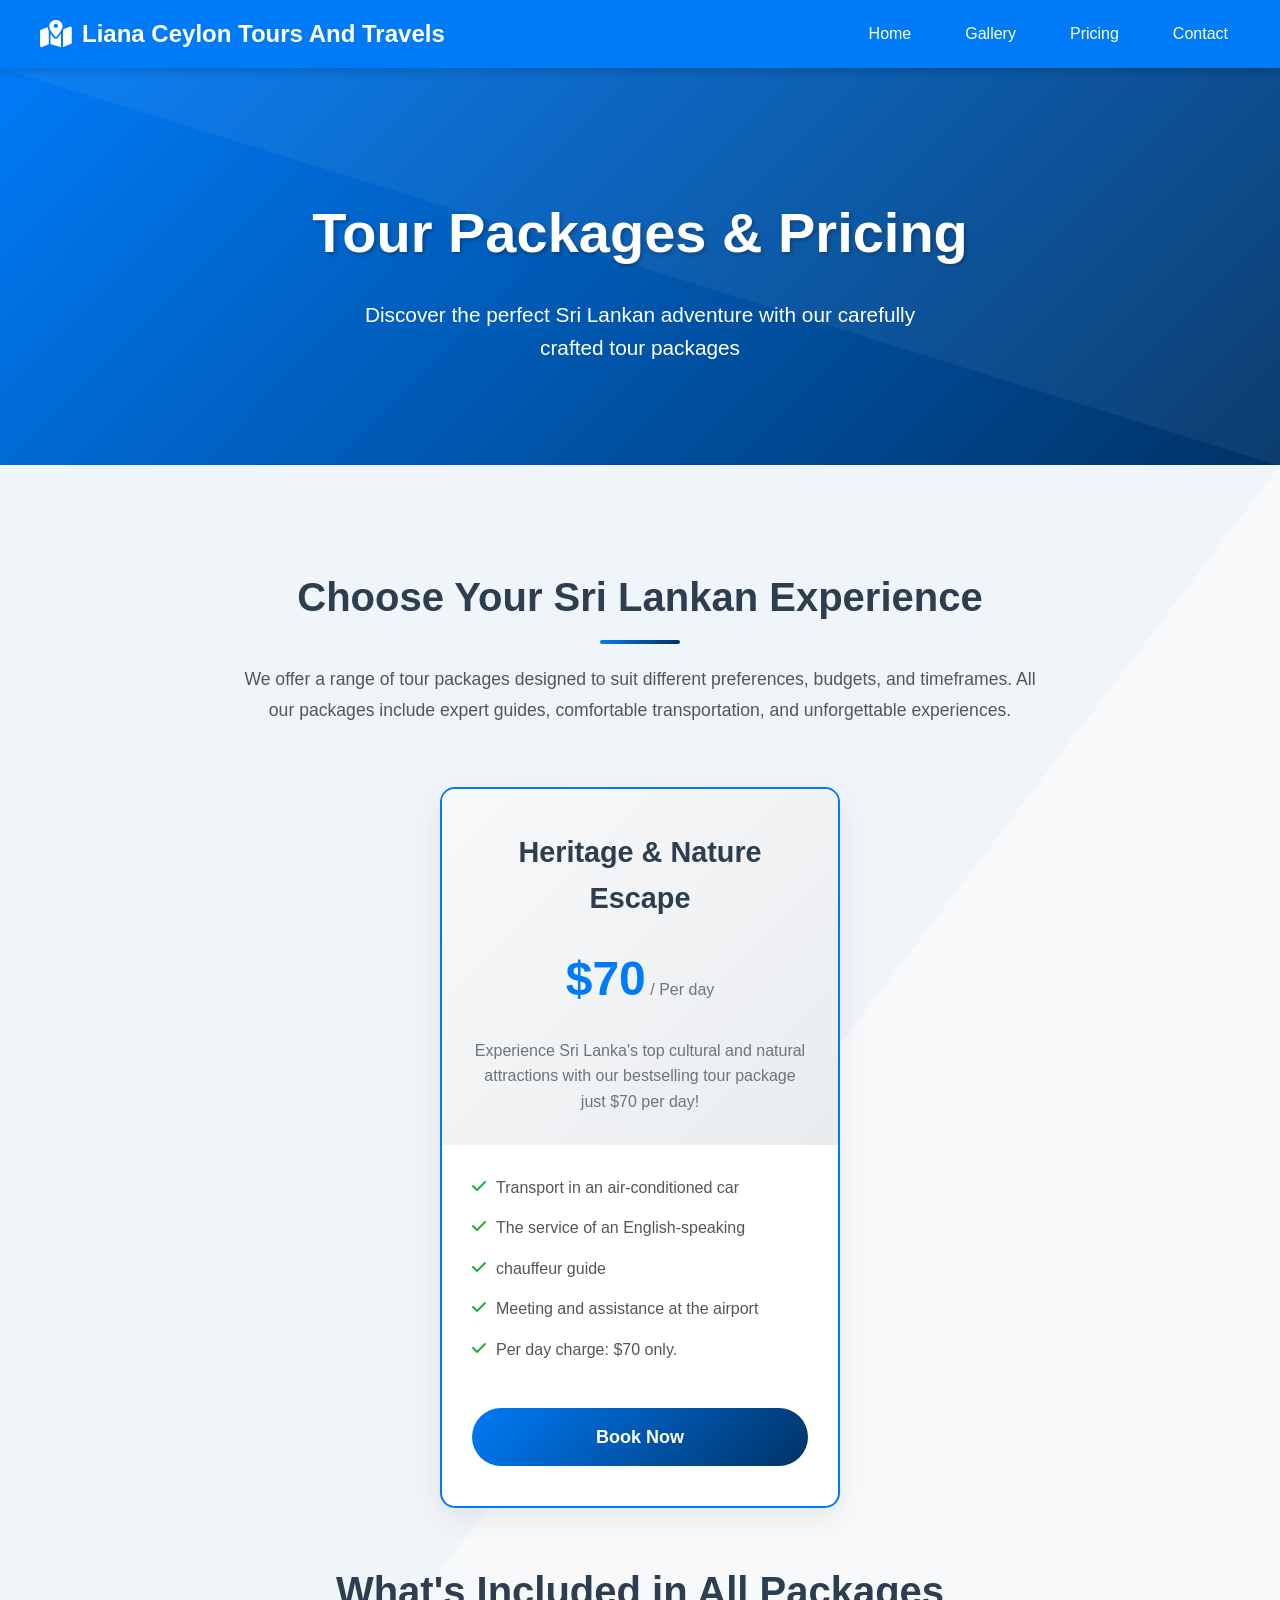
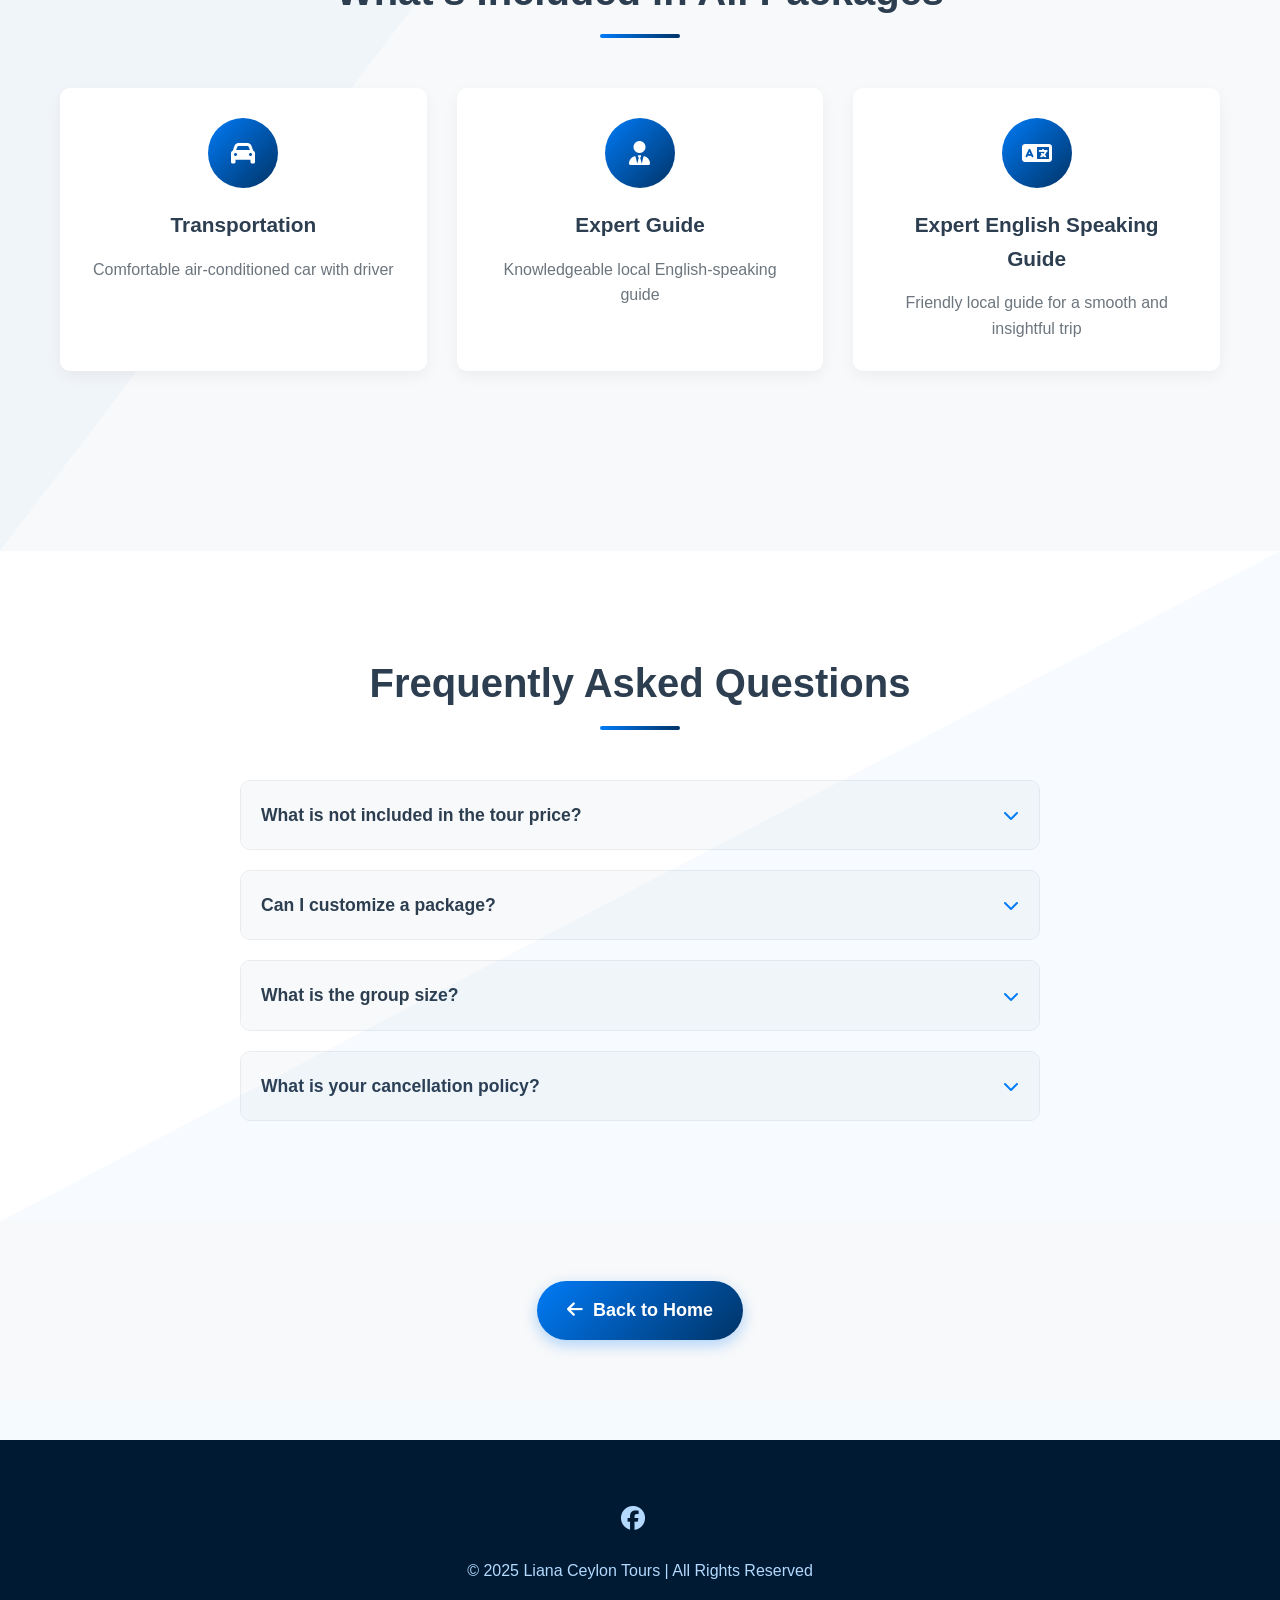
<file: pricing.html>
<!DOCTYPE html>
<html lang="en">
<head>
  <meta charset="UTF-8">
  <meta name="viewport" content="width=device-width, initial-scale=1.0">
  <title>Pricing - Liana Ceylon Tours And Travels</title>
  <link rel="stylesheet" href="style.css">
  <link rel="stylesheet" href="mobile-menu.css">
  <link rel="stylesheet" href="pricing.css">
  <link rel="stylesheet" href="https://cdnjs.cloudflare.com/ajax/libs/font-awesome/6.4.0/css/all.min.css">
</head>
<body>

  <!-- Navbar -->
  <nav>
    <div class="logo"><i class="fas fa-map-marked-alt"></i> Liana Ceylon Tours And Travels</div>
    <ul class="nav-links">
      <li><a href="index.html">Home</a></li>
      <li><a href="gallery.html">Gallery</a></li>
      <li><a href="pricing.html" class="active">Pricing</a></li>
      <li><a href="contact.html">Contact</a></li>
    </ul>
    <div class="burger">
      <div class="line1"></div>
      <div class="line2"></div>
      <div class="line3"></div>
    </div>
  </nav>

  <!-- Mobile Menu Overlay -->
  <div class="mobile-menu-overlay">
    <div class="mobile-nav">
      <button class="close-btn"><i class="fas fa-times"></i></button>
      <ul>
        <li><a href="index.html">Home</a></li>
        <li><a href="gallery.html">Gallery</a></li>
        <li><a href="pricing.html" class="active">Pricing</a></li>
        <li><a href="contact.html">Contact</a></li>
      </ul>
    </div>
  </div>

  <!-- Pricing Header -->
  <section class="pricing-header">
    <div class="pricing-hero">
      <h1>Tour Packages & Pricing</h1>
      <p>Discover the perfect Sri Lankan adventure with our carefully crafted tour packages</p>
    </div>
  </section>

  <!-- Pricing Content -->
  <section class="pricing-content">
    <div class="container">
      <div class="pricing-intro">
        <h2>Choose Your Sri Lankan Experience</h2>
        <p>We offer a range of tour packages designed to suit different preferences, budgets, and timeframes. All our packages include expert guides, comfortable transportation, and unforgettable experiences.</p>
      </div>


        <!-- Standard Package -->
<div class="pricing-card standard popular">
  <div class="card-header">
    <h3 id="package-classic-name">Heritage & Nature Escape</h3>
    <div class="price">
      <span id="package-classic-price" class="amount">$70</span>
      <span class="duration">/ <span id="package-classic-duration">Per day</span></span>
    </div>
    <p id="package-classic-desc" class="package-desc">Experience Sri Lanka’s top cultural and natural attractions with our bestselling tour package just $70 per day!</p>
  </div>
  <div class="card-features">
    <ul>
      <li><i class="fas fa-check"></i> Transport in an air-conditioned car</li>
      <li><i class="fas fa-check"></i> The service of an English-speaking</li>
      <li><i class="fas fa-check"></i> chauffeur guide </li>
      <li><i class="fas fa-check"></i> Meeting and assistance at the airport </li>
      <li><i class="fas fa-check"></i> Per day charge: $70 only.</li>
    </ul>
  </div>
  <div class="card-footer">
    <a href="booking.html" class="btn btn-primary">Book Now</a>
  </div>
</div> <br><br>

      <!-- What's Included Section -->
      <div class="included-section">
        <h2>What's Included in All Packages</h2>
        <div class="included-features">
 
          <div class="included-item">
            <div class="included-icon">
              <i class="fas fa-car"></i>
            </div>
            <h4>Transportation</h4>
            <p>Comfortable air-conditioned car with driver</p>
          </div>
          <div class="included-item">
            <div class="included-icon">
              <i class="fas fa-user-tie"></i>
            </div>
            <h4>Expert Guide</h4>
            <p>Knowledgeable local English-speaking guide</p>
          </div>

            <div class="included-item">
            <div class="included-icon">
            <i class="fa-solid fa-language"></i>
            </div>
            <h4>Expert English Speaking Guide</h4>
            <p>Friendly local guide for a smooth and insightful trip</p>
          </div>

        </div>
      </div>
    </div>
  </section>

  <!-- FAQ Section -->
  <section class="faq-section">
    <div class="container">
      <h2>Frequently Asked Questions</h2>
      <div class="faq-grid">
        <div class="faq-item">
          <div class="faq-question">
            <h4>What is not included in the tour price?</h4>
            <i class="fas fa-chevron-down"></i>
          </div>
          <div class="faq-answer">
            <p>International flights, visa fees, travel insurance, personal expenses, alcoholic beverages, and tips for guides and drivers are not included in our tour packages.</p>
          </div>
        </div>
        <div class="faq-item">
          <div class="faq-question">
            <h4>Can I customize a package?</h4>
            <i class="fas fa-chevron-down"></i>
          </div>
          <div class="faq-answer">
            <p>Absolutely! We specialize in creating personalized itineraries. Contact us with your preferences, and we'll design a tour that matches your interests and budget.</p>
          </div>
        </div>
        <div class="faq-item">
          <div class="faq-question">
            <h4>What is the group size?</h4>
            <i class="fas fa-chevron-down"></i>
          </div>
          <div class="faq-answer">
            <p>Our standard group tours have a maximum of 12 people to ensure personalized attention. We also offer private tours for individuals, couples, and families.</p>
          </div>
        </div>
        <div class="faq-item">
          <div class="faq-question">
            <h4>What is your cancellation policy?</h4>
            <i class="fas fa-chevron-down"></i>
          </div>
          <div class="faq-answer">
            <p>We offer a full refund for cancellations made at least 30 days before the tour start date. Between 15-30 days, we refund 50%. Less than 15 days is non-refundable.</p>
          </div>
        </div>
      </div>
    </div>
  </section>

  <!-- Back to Home -->
  <section class="back-to-home">
    <div class="container">
      <a href="index.html" class="btn">
        <i class="fas fa-arrow-left"></i> Back to Home
      </a>
    </div>
  </section>

  <!-- Footer -->
  <footer>
    <div class="social-icons">
      <a href="https://www.facebook.com/profile.php?id=61581095183077"><i class="fab fa-facebook"></i></a>
    </div>
    <p>© 2025 Liana Ceylon Tours | All Rights Reserved</p>
  </footer>

  <script src="script.js"></script>
  <script src="mobile-menu.js"></script>
  <script src="pricing-data.js"></script>
  <script src="pricing.js"></script>
</body>
</html>
</file>
<file: style.css>
* {
  margin: 0;
  padding: 0;
  box-sizing: border-box;
  font-family: 'Segoe UI', Tahoma, Geneva, Verdana, sans-serif;
}
body {
  background: #f5faff;
  color: #333;
  line-height: 1.6;
}

/* Navbar */
nav {
  background: #007bf7;
  transition: transform 0.3s ease-in-out;
  padding: 15px 40px;
  display: flex;
  justify-content: space-between;
  align-items: center;
  position: sticky;
  top: 0;
  z-index: 1000;
  box-shadow: 0 2px 10px rgba(0, 0, 0, 0.2);
}
nav .logo {
  color: #fff;
  font-size: 24px;
  font-weight: bold;
  display: flex;
  align-items: center;
}
nav .logo i {
  margin-right: 10px;
  font-size: 28px;
}
nav ul {
  display: flex;
  list-style: none;
}
nav ul li {
  margin-left: 30px;
}
nav ul li a {
  text-decoration: none;
  color: #fff;
  font-weight: 500;
  transition: 0.3s;
  padding: 8px 12px;
  border-radius: 4px;
}
nav ul li a:hover {
  background: rgba(255, 255, 255, 0.2);
}

.menu-toggle {
  display: none;
  background: none;
  border: none;
  color: white;
  font-size: 24px;
  cursor: pointer;
}

/* Enhanced Slider with Smooth Transitions */
.slider {
  position: relative;
  width: 100%;
  height: 80vh;
  overflow: hidden;
  box-shadow: 0 4px 20px rgba(0, 0, 0, 0.3);
}
.slides {
  width: 100%;
  height: 100%;
  position: relative;
}
.slide {
  position: absolute;
  width: 100%;
  height: 100%;
  opacity: 0;
  transition: opacity 0.6s ease, transform 0.6s ease;
  background-size: cover;
  background-position: center;
  transform: scale(1.05);
}
.slide.active {
  opacity: 1;
  transform: scale(1);
  z-index: 1;
}
.slide.transition-out {
  opacity: 0;
  transform: scale(0.95);
}
.slide.transition-in {
  opacity: 1;
  transform: scale(1);
}
.slide-content {
  position: absolute;
  bottom: 100px;
  left: 50px;
  color: white;
  text-shadow: 2px 2px 4px rgba(0, 0, 0, 0.7);
  max-width: 600px;
  transform: translateY(30px);
  opacity: 0;
  transition: transform 0.8s ease 0.3s, opacity 0.8s ease 0.3s;
}
.slide.active .slide-content {
  transform: translateY(0);
  opacity: 1;
}
.slider-nav {
  position: absolute;
  bottom: 30px;
  left: 50%;
  transform: translateX(-50%);
  display: flex;
  gap: 10px;
  z-index: 10;
}
.slider-dot {
  width: 12px;
  height: 12px;
  border-radius: 50%;
  background: rgba(255, 255, 255, 0.5);
  cursor: pointer;
  transition: all 0.3s ease;
}
.slider-dot.active {
  background: white;
  transform: scale(1.2);
}
.slider-dot:hover {
  transform: scale(1.3);
  background: rgba(255, 255, 255, 0.8);
}
.slider-arrows {
  position: absolute;
  top: 50%;
  width: 100%;
  display: flex;
  justify-content: space-between;
  padding: 0 20px;
  transform: translateY(-50%);
  z-index: 10;
}
.arrow {
  color: white;
  font-size: 2.5rem;
  cursor: pointer;
  text-shadow: 2px 2px 4px rgba(0, 0, 0, 0.7);
  transition: transform 0.3s ease, opacity 0.3s ease;
  opacity: 0.7;
  background: rgba(0, 0, 0, 0.2);
  width: 50px;
  height: 50px;
  border-radius: 50%;
  display: flex;
  align-items: center;
  justify-content: center;
}
.arrow:hover {
  transform: scale(1.2);
  opacity: 1;
  background: rgba(0, 0, 0, 0.4);
}

/* Gallery */
.gallery {
  padding: 80px 10%;
  background: #fff;
}
.gallery h2 {
  text-align: center;
  margin-bottom: 40px;
  font-size: 36px;
  color: #2c3e50;
  position: relative;
  padding-bottom: 15px;
}
.gallery h2:after {
  content: '';
  position: absolute;
  bottom: 0;
  left: 50%;
  transform: translateX(-50%);
  width: 80px;
  height: 4px;
  background: #003366;
  border-radius: 2px;
}
.gallery-grid {
  display: grid;
  grid-template-columns: repeat(auto-fit, minmax(300px, 1fr));
  gap: 25px;
}
.gallery-item {
  position: relative;
  border-radius: 12px;
  overflow: hidden;
  box-shadow: 0 5px 15px rgba(0, 0, 0, 0.1);
  height: 280px;
  transition: transform 0.3s, box-shadow 0.3s;
}
.gallery-item:hover {
  transform: translateY(-10px);
  box-shadow: 0 15px 30px rgba(0, 0, 0, 0.2);
}
.gallery-item img {
  width: 100%;
  height: 100%;
  object-fit: cover;
  transition: transform 0.5s;
}
.gallery-item:hover img {
  transform: scale(1.1);
}
.gallery-caption {
  position: absolute;
  bottom: 0;
  left: 0;
  right: 0;
  background: linear-gradient(to top, rgba(0, 0, 0, 0.8), transparent);
  color: white;
  padding: 20px;
  transform: translateY(100%);
  transition: transform 0.3s;
}
.gallery-item:hover .gallery-caption {
  transform: translateY(0);
}

/* About & Contact */
.about, .contact {
  padding: 80px 10%;
  text-align: center;
}
.about {
  background: #f0f8ff;
}
.about h2, .contact h2 {
  margin-bottom: 30px;
  font-size: 36px;
  color: #2c3e50;
  position: relative;
  padding-bottom: 15px;
}
.about h2:after, .contact h2:after {
  content: '';
  position: absolute;
  bottom: 0;
  left: 50%;
  transform: translateX(-50%);
  width: 80px;
  height: 4px;
  background: #003366;
  border-radius: 2px;
}
.about p {
  font-size: 18px;
  line-height: 1.8;
  max-width: 900px;
  margin: 0 auto 40px;
  color: #555;
}
.features {
  display: flex;
  flex-wrap: wrap;
  justify-content: center;
  gap: 30px;
  margin-top: 40px;
}
.feature {
  flex: 1;
  min-width: 250px;
  padding: 30px;
  background: white;
  border-radius: 12px;
  box-shadow: 0 5px 15px rgba(0, 0, 0, 0.1);
}
.feature i {
  font-size: 40px;
  color: #003366;
  margin-bottom: 20px;
}
.feature h3 {
  margin-bottom: 15px;
  color: #2c3e50;
}
.contact-content {
  display: flex;
  flex-wrap: wrap;
  justify-content: center;
  gap: 40px;
  margin-top: 40px;
}
.contact-info {
  flex: 1;
  min-width: 300px;
  text-align: left;
  padding: 30px;
  background: white;
  border-radius: 12px;
  box-shadow: 0 5px 15px rgba(0, 0, 0, 0.1);
}
.contact-info p {
  margin-bottom: 20px;
  font-size: 18px;
  display: flex;
  align-items: center;
}
.contact-info i {
  margin-right: 15px;
  font-size: 24px;
  color: #003366;
  width: 30px;
}
.social-icons {
  margin-top: 30px;
}
.social-icons a {
  color: #003366;
  font-size: 24px;
  margin-right: 15px;
  transition: transform 0.3s;
}
.social-icons a:hover {
  transform: translateY(-5px);
}
.contact-form {
  flex: 1;
  min-width: 300px;
  text-align: left;
  padding: 30px;
  background: white;
  border-radius: 12px;
  box-shadow: 0 5px 15px rgba(0, 0, 0, 0.1);
}
.form-group {
  margin-bottom: 20px;
}
.form-group label {
  display: block;
  margin-bottom: 8px;
  font-weight: 500;
}
.form-group input, .form-group textarea {
  width: 100%;
  padding: 12px 15px;
  border: 1px solid #ddd;
  border-radius: 6px;
  font-size: 16px;
}
.form-group textarea {
  min-height: 120px;
  resize: vertical;
}
.btn {
  background: #003366;
  color: white;
  border: none;
  padding: 14px 30px;
  font-size: 18px;
  border-radius: 6px;
  cursor: pointer;
  transition: transform 0.2s, box-shadow 0.2s;
}
.btn:hover {
  transform: translateY(-3px);
  box-shadow: 0 5px 15px rgba(0, 0, 0, 0.2);
}

/* Footer */
footer {
  background: #001a33;
  color: #b3d9ff;
  text-align: center;
  padding: 30px;
  margin-top: 40px;
}
footer .social-icons {
  margin-bottom: 20px;
}
footer .social-icons a {
  color: #b3d9ff;
}

/* View More Gallery Block */
.view-more-block {
  display: flex;
  align-items: center;
  justify-content: center;
  background: linear-gradient(135deg, #007bf7, #003366);
  cursor: pointer;
  transition: all 0.3s ease;
  text-decoration: none;
}

.view-more-block:hover {
  transform: translateY(-10px) scale(1.02);
  box-shadow: 0 15px 30px rgba(0, 0, 0, 0.3);
  text-decoration: none;
}

.view-more-content {
  text-align: center;
  color: white;
  padding: 20px;
}

.view-more-content i {
  font-size: 48px;
  margin-bottom: 15px;
  display: block;
}

.view-more-content h3 {
  font-size: 24px;
  margin-bottom: 10px;
}

.view-more-content p {
  margin-bottom: 20px;
  opacity: 0.9;
}

.view-more-btn {
  background: white;
  color: #007bf7;
  border: none;
  padding: 12px 25px;
  border-radius: 30px;
  font-weight: 600;
  display: inline-block;
}

.view-more-block:hover .view-more-btn {
  background: #f0f8ff;
  transform: translateY(-2px);
  box-shadow: 0 5px 15px rgba(255, 255, 255, 0.2);
}

/* Feedback Section */
.feedback {
  padding: 80px 10%;
  background: linear-gradient(135deg, #f8f9fa 0%, #e9ecef 100%);
  text-align: center;
}

.feedback h2 {
  margin-bottom: 40px;
  font-size: 36px;
  color: #2c3e50;
  position: relative;
  padding-bottom: 15px;
}

.feedback h2:after {
  content: '';
  position: absolute;
  bottom: 0;
  left: 50%;
  transform: translateX(-50%);
  width: 80px;
  height: 4px;
  background: #007bf7;
  border-radius: 2px;
}

.feedback-container {
  display: grid;
  grid-template-columns: 1fr 1fr;
  gap: 40px;
  max-width: 1200px;
  margin: 0 auto;
  align-items: start;
}

/* Feedback Form */
.feedback-form {
  background: white;
  padding: 40px;
  border-radius: 15px;
  box-shadow: 0 10px 30px rgba(0, 0, 0, 0.1);
  text-align: left;
}

.feedback-form .form-group {
  margin-bottom: 25px;
}

.feedback-form label {
  display: block;
  margin-bottom: 8px;
  font-weight: 600;
  color: #2c3e50;
  font-size: 16px;
}

.feedback-form input,
.feedback-form textarea {
  width: 100%;
  padding: 15px 20px;
  border: 2px solid #e9ecef;
  border-radius: 8px;
  font-size: 16px;
  transition: all 0.3s ease;
  background: #f8f9fa;
}

.feedback-form input:focus,
.feedback-form textarea:focus {
  outline: none;
  border-color: #007bf7;
  background: white;
  box-shadow: 0 0 0 3px rgba(0, 123, 247, 0.1);
  transform: translateY(-2px);
}

.feedback-form textarea {
  min-height: 150px;
  resize: vertical;
  font-family: inherit;
}

.btn-submit {
  width: 100%;
  padding: 16px 20px;
  font-size: 18px;
  background: linear-gradient(135deg, #007bf7 0%, #0056b3 100%);
  color: white;
  border: none;
  border-radius: 8px;
  cursor: pointer;
  transition: all 0.3s ease;
  font-weight: 600;
  display: flex;
  align-items: center;
  justify-content: center;
  gap: 10px;
}

.btn-submit:hover {
  transform: translateY(-3px);
  box-shadow: 0 8px 20px rgba(0, 123, 247, 0.3);
  background: linear-gradient(135deg, #0056b3 0%, #004494 100%);
}

.btn-submit:active {
  transform: translateY(-1px);
}

/* Feedback Info */
.feedback-info {
  background: white;
  padding: 40px;
  border-radius: 15px;
  box-shadow: 0 10px 30px rgba(0, 0, 0, 0.1);
  text-align: left;
  height: fit-content;
}

.feedback-info h3 {
  color: #2c3e50;
  margin-bottom: 20px;
  font-size: 24px;
  border-bottom: 2px solid #007bf7;
  padding-bottom: 10px;
}

.feedback-info p {
  color: #6c757d;
  line-height: 1.6;
  margin-bottom: 30px;
}

.contact-alternatives {
  display: flex;
  flex-direction: column;
  gap: 20px;
}

.contact-alternative {
  display: flex;
  align-items: center;
  gap: 15px;
  padding: 15px;
  background: #f8f9fa;
  border-radius: 8px;
  transition: all 0.3s ease;
}

.contact-alternative:hover {
  background: #e9ecef;
  transform: translateX(5px);
}

.contact-alternative i {
  font-size: 24px;
  color: #007bf7;
  width: 30px;
  text-align: center;
}

.contact-alternative h4 {
  color: #2c3e50;
  margin-bottom: 5px;
  font-size: 16px;
}

.contact-alternative p {
  color: #6c757d;
  margin: 0;
  font-size: 14px;
}

/* Form status messages */
.form-status {
  padding: 15px;
  margin: 20px 0;
  border-radius: 8px;
  text-align: center;
  display: none;
}

.form-status.success {
  background: #d4edda;
  color: #155724;
  border: 1px solid #c3e6cb;
  display: block;
}

.form-status.error {
  background: #f8d7da;
  color: #721c24;
  border: 1px solid #f5c6cb;
  display: block;
}

/* Responsive Design */
@media (max-width: 768px) {
  nav {
    flex-direction: row;
    padding: 15px 20px;
  }
  
  .menu-toggle {
    display: block;
  }
  
  nav ul {
    display: none;
    flex-direction: column;
    position: absolute;
    top: 100%;
    left: 0;
    right: 0;
    background: #007bf7;
    padding: 20px;
    box-shadow: 0 5px 10px rgba(0, 0, 0, 0.2);
  }
  
  nav ul.show {
    display: flex;
  }
  
  nav ul li {
    margin: 10px 0;
  }
  
  .slide-content {
    left: 20px;
    bottom: 60px;
    max-width: 85%;
  }
  
  .slide-content h2 {
    font-size: 1.8rem;
  }
  
  .slide-content p {
    font-size: 0.9rem;
  }
  
  .gallery-grid {
    grid-template-columns: 1fr;
  }
  
  .contact-content {
    flex-direction: column;
  }
  
  .features {
    flex-direction: column;
  }
  
  /* Responsive Design for Feedback Section */
  .feedback-container {
    grid-template-columns: 1fr;
    gap: 30px;
  }
  
  .feedback-form,
  .feedback-info {
    padding: 30px;
  }
  
  .slider {
    height: 60vh;
  }
  
  .arrow {
    font-size: 1.8rem;
    width: 40px;
    height: 40px;
  }
}

@media (max-width: 968px) {
  .feedback-container {
    grid-template-columns: 1fr;
    gap: 30px;
  }
  
  .feedback-form,
  .feedback-info {
    padding: 30px;
  }
}

@media (max-width: 480px) {
  .gallery, .about, .contact, .feedback {
    padding: 60px 5%;
  }
  
  .gallery h2, .about h2, .contact h2, .feedback h2 {
    font-size: 28px;
  }
  
  .feedback-form,
  .feedback-info {
    padding: 20px 15px;
  }
  
  .feedback-form input,
  .feedback-form textarea {
    padding: 12px 15px;
  }
  
  .btn-submit {
    padding: 14px 20px;
    font-size: 16px;
  }
  
  .contact-alternative {
    flex-direction: column;
    text-align: center;
    gap: 10px;
  }
  
  .contact-alternative:hover {
    transform: translateY(-2px);
  }
  
  .slide-content {
    bottom: 40px;
    left: 15px;
  }
  
  .slide-content h2 {
    font-size: 1.5rem;
  }
  
  .slider {
    height: 50vh;
  }
}
/* Mobile menu close button */
.close-menu {
  display: none;
  background: none;
  border: none;
  color: white;
  font-size: 24px;
  cursor: pointer;
  position: absolute;
  top: 15px;
  right: 20px;
  z-index: 1001;
}

/* Mobile menu animation styles */
@media (max-width: 768px) {
  .close-menu {
    display: block;
    opacity: 0;
    transform: rotate(-90deg);
    transition: opacity 0.3s ease, transform 0.3s ease;
  }
  
  nav ul {
    display: flex;
    flex-direction: column;
    position: fixed;
    top: 0;
    left: -100%;
    width: 80%;
    height: 100vh;
    background: #007bf7;
    padding: 80px 20px 20px;
    box-shadow: 5px 0 15px rgba(0, 0, 0, 0.2);
    transition: left 0.4s ease;
    z-index: 1000;
  }
  
  nav ul.show {
    left: 0;
  }
  
  nav ul.show ~ .close-menu {
    opacity: 1;
    transform: rotate(0deg);
  }
  
  nav ul li {
    margin: 15px 0;
    opacity: 0;
    transform: translateX(-20px);
    transition: opacity 0.4s ease, transform 0.4s ease;
  }
  
  nav ul.show li {
    opacity: 1;
    transform: translateX(0);
  }
  
  /* Stagger the animation for each menu item */
  nav ul.show li:nth-child(1) {
    transition-delay: 0.1s;
  }
  nav ul.show li:nth-child(2) {
    transition-delay: 0.2s;
  }
  nav ul.show li:nth-child(3) {
    transition-delay: 0.3s;
  }
  nav ul.show li:nth-child(4) {
    transition-delay: 0.4s;
  }
  
  /* Overlay when menu is open */
  body.menu-open::after {
    content: '';
    position: fixed;
    top: 0;
    left: 0;
    width: 100%;
    height: 100%;
    background: rgba(0, 0, 0, 0.5);
    z-index: 999;
  }
}
</file>
<file: view-packages-btn.css>
/* view-packages-btn.css */
.view-packages-section {
  padding: 60px 0;
  background: linear-gradient(135deg, #f8f9fa 0%, #e9ecef 100%);
  text-align: center;
  position: relative;
}

.view-packages-section::before {
  content: '';
  position: absolute;
  top: 0;
  left: 0;
  width: 100%;
  height: 100%;
  background: url('data:image/svg+xml;utf8,<svg xmlns="http://www.w3.org/2000/svg" viewBox="0 0 100 100" preserveAspectRatio="none"><path d="M0,0 L100,0 L0,100 Z" fill="rgba(0,123,247,0.03)"/></svg>');
  background-size: cover;
  pointer-events: none;
}

.view-packages-container {
  position: relative;
  z-index: 1;
}

.view-packages-container h2 {
  color: #2c3e50;
  margin-bottom: 30px;
  font-size: 2.5rem;
  position: relative;
  padding-bottom: 15px;
}

.view-packages-container h2::after {
  content: '';
  position: absolute;
  bottom: 0;
  left: 50%;
  transform: translateX(-50%);
  width: 80px;
  height: 4px;
  background: linear-gradient(to right, #007bf7, #003366);
  border-radius: 2px;
}

.view-packages-container p {
  font-size: 1.1rem;
  color: #6c757d;
  margin-bottom: 40px;
  max-width: 600px;
  margin-left: auto;
  margin-right: auto;
}

.btn-view-packages {
  display: inline-flex;
  align-items: center;
  gap: 12px;
  padding: 16px 35px;
  background: linear-gradient(135deg, #007bf7, #003366);
  color: white;
  text-decoration: none;
  border-radius: 30px;
  font-weight: 600;
  font-size: 1.1rem;
  transition: all 0.3s ease;
  box-shadow: 0 5px 15px rgba(0, 123, 247, 0.3);
  position: relative;
  overflow: hidden;
}

.btn-view-packages::before {
  content: '';
  position: absolute;
  top: 0;
  left: -100%;
  width: 100%;
  height: 100%;
  background: linear-gradient(90deg, transparent, rgba(255, 255, 255, 0.2), transparent);
  transition: left 0.7s ease;
}

.btn-view-packages:hover {
  transform: translateY(-5px);
  box-shadow: 0 10px 25px rgba(0, 123, 247, 0.4);
}

.btn-view-packages:hover::before {
  left: 100%;
}

.btn-view-packages:active {
  transform: translateY(-2px);
}

/* Animation for the section */
.view-packages-section {
  opacity: 0;
  transform: translateY(30px);
  transition: opacity 0.8s ease, transform 0.8s ease;
}

.view-packages-section.animate {
  opacity: 1;
  transform: translateY(0);
}

/* Responsive Design */
@media (max-width: 768px) {
  .view-packages-section {
    padding: 40px 0;
  }
  
  .view-packages-container h2 {
    font-size: 2rem;
  }
  
  .view-packages-container p {
    font-size: 1rem;
    padding: 0 20px;
  }
  
  .btn-view-packages {
    padding: 14px 30px;
    font-size: 1rem;
  }
}

@media (max-width: 480px) {
  .view-packages-container h2 {
    font-size: 1.8rem;
  }
  
  .btn-view-packages {
    padding: 12px 25px;
    font-size: 0.95rem;
  }
}
</file>
<file: mobile-menu.css>
/* Mobile Menu Styles */
.burger {
  display: none;
  cursor: pointer;
  flex-direction: column;
  justify-content: space-around;
  width: 30px;
  height: 21px;
  background: transparent;
  border: none;
  padding: 0;
  z-index: 10;
}

.burger div {
  width: 30px;
  height: 3px;
  background: white;
  border-radius: 5px;
  transition: all 0.3s ease;
  position: relative;
  transform-origin: center;
}

.mobile-menu-overlay {
  position: fixed;
  top: 0;
  left: 0;
  width: 100%;
  height: 100vh;
  background: rgba(0, 0, 0, 0.9);
  backdrop-filter: blur(5px);
  display: flex;
  justify-content: center;
  align-items: center;
  z-index: 1000;
  opacity: 0;
  visibility: hidden;
  transition: all 0.5s ease;
}

.mobile-menu-overlay.active {
  opacity: 1;
  visibility: visible;
}

.mobile-nav {
  text-align: center;
  position: relative;
}

.mobile-nav ul {
  list-style: none;
}

.mobile-nav ul li {
  margin: 30px 0;
  opacity: 0;
  transform: translateY(20px);
  transition: all 0.4s ease;
}

.mobile-nav ul li a {
  color: white;
  text-decoration: none;
  font-size: 28px;
  font-weight: 500;
  padding: 10px 20px;
  display: inline-block;
  transition: all 0.3s ease;
  position: relative;
}

.mobile-nav ul li a:hover {
  color: #007bf7;
  transform: translateX(10px);
}

.mobile-nav ul li a::after {
  content: '';
  position: absolute;
  bottom: 0;
  left: 0;
  width: 0;
  height: 2px;
  background: #007bf7;
  transition: width 0.3s ease;
}

.mobile-nav ul li a:hover::after {
  width: 100%;
}

.close-btn {
  position: absolute;
  top: -80px;
  right: 0;
  background: none;
  border: none;
  color: white;
  font-size: 32px;
  cursor: pointer;
  transition: all 0.3s ease;
  padding: 10px;
}

.close-btn:hover {
  color: #007bf7;
  transform: rotate(90deg);
}

/* Burger animation */
.burger.toggle .line1 {
  transform: rotate(-45deg) translate(-5px, 6px);
}

.burger.toggle .line2 {
  opacity: 0;
}

.burger.toggle .line3 {
  transform: rotate(45deg) translate(-5px, -6px);
}

/* Nav link animation */
@keyframes navLinkFade {
  from {
    opacity: 0;
    transform: translateY(20px);
  }
  to {
    opacity: 1;
    transform: translateY(0);
  }
}

/* Prevent scrolling when menu is open */
.no-scroll {
  overflow: hidden;
  height: 100vh;
}

/* Responsive Design */
@media (max-width: 768px) {
  .burger {
    display: flex;
  }
  
  .nav-links {
    display: none;
  }
  
  .mobile-menu-overlay.active .mobile-nav ul li {
    opacity: 1;
    transform: translateY(0);
  }
  
  .mobile-menu-overlay.active .mobile-nav ul li:nth-child(1) {
    transition-delay: 0.1s;
  }
  .mobile-menu-overlay.active .mobile-nav ul li:nth-child(2) {
    transition-delay: 0.2s;
  }
  .mobile-menu-overlay.active .mobile-nav ul li:nth-child(3) {
    transition-delay: 0.3s;
  }
  .mobile-menu-overlay.active .mobile-nav ul li:nth-child(4) {
    transition-delay: 0.4s;
  }
}
</file>
<file: pricing.css>
/* Pricing Page Specific Styles */

/* Pricing Header */
.pricing-header {
  background: linear-gradient(135deg, #007bf7 0%, #003366 100%);
  color: white;
  padding: 120px 10% 100px;
  text-align: center;
  margin-top: 0;
  position: relative;
  overflow: hidden;
}

.pricing-header::before {
  content: '';
  position: absolute;
  top: 0;
  left: 0;
  width: 100%;
  height: 100%;
  background: url('data:image/svg+xml;utf8,<svg xmlns="http://www.w3.org/2000/svg" viewBox="0 0 100 100" preserveAspectRatio="none"><path d="M0,0 L100,0 L100,100 Z" fill="rgba(255,255,255,0.05)"/></svg>');
  background-size: cover;
}

.pricing-hero h1 {
  font-size: 3.5rem;
  margin-bottom: 20px;
  text-shadow: 2px 2px 4px rgba(0, 0, 0, 0.3);
  animation: fadeInUp 1s ease;
}

.pricing-hero p {
  font-size: 1.3rem;
  max-width: 600px;
  margin: 0 auto;
  opacity: 0.9;
  animation: fadeInUp 1s ease 0.2s forwards;
  opacity: 0;
}

/* Pricing Content */
.pricing-content {
  padding: 100px 0;
  background: #f8f9fa;
  position: relative;
}

.pricing-content::before {
  content: '';
  position: absolute;
  top: 0;
  left: 0;
  width: 100%;
  height: 100%;
  background: url('data:image/svg+xml;utf8,<svg xmlns="http://www.w3.org/2000/svg" viewBox="0 0 100 100" preserveAspectRatio="none"><path d="M0,0 L100,0 L0,100 Z" fill="rgba(0,123,247,0.03)"/></svg>');
  background-size: cover;
  pointer-events: none;
}

.container {
  max-width: 1200px;
  margin: 0 auto;
  padding: 0 20px;
}

.pricing-intro {
  text-align: center;
  margin-bottom: 60px;
}

.pricing-intro h2 {
  color: #2c3e50;
  margin-bottom: 20px;
  font-size: 2.5rem;
  position: relative;
  padding-bottom: 15px;
}

.pricing-intro h2::after {
  content: '';
  position: absolute;
  bottom: 0;
  left: 50%;
  transform: translateX(-50%);
  width: 80px;
  height: 4px;
  background: linear-gradient(to right, #007bf7, #003366);
  border-radius: 2px;
}

.pricing-intro p {
  font-size: 1.1rem;
  line-height: 1.8;
  color: #555;
  max-width: 800px;
  margin: 0 auto;
}

/* Pricing Filters */
.pricing-filters {
  display: flex;
  justify-content: center;
  flex-wrap: wrap;
  gap: 15px;
  margin-bottom: 50px;
}

.filter-btn {
  padding: 12px 25px;
  background: white;
  border: 2px solid #007bf7;
  color: #007bf7;
  border-radius: 30px;
  cursor: pointer;
  font-weight: 600;
  transition: all 0.3s ease;
}

.filter-btn:hover,
.filter-btn.active {
  background: #007bf7;
  color: white;
  transform: translateY(-3px);
  box-shadow: 0 5px 15px rgba(0, 123, 247, 0.3);
}

/* Pricing Grid */
.pricing-grid {
  display: grid;
  grid-template-columns: repeat(auto-fit, minmax(350px, 1fr));
  gap: 30px;
  margin-bottom: 80px;
}

.pricing-card {
  background: white;
  border-radius: 15px;
  overflow: hidden;
  box-shadow: 0 10px 30px rgba(0, 0, 0, 0.08);
  transition: all 0.3s ease;
  position: relative;
  max-width: 380px; /* Added max-width constraint */
  margin: 0 auto; /* Center the card */
}

.pricing-card.popular {
  border: 2px solid #007bf7;
  transform: scale(1.03);
  max-width: 400px; /* Slightly larger for popular card */
}

/* Rest of the CSS remains unchanged */


.pricing-card.popular:hover {
  transform: scale(1.03) translateY(-10px);
}

.popular-badge {
  position: absolute;
  top: 20px;
  right: -30px;
  background: #007bf7;
  color: white;
  padding: 8px 30px;
  font-size: 0.9rem;
  font-weight: 600;
  transform: rotate(45deg);
  box-shadow: 0 2px 10px rgba(0, 123, 247, 0.3);
}

.card-header {
  padding: 40px 30px 30px;
  text-align: center;
  background: linear-gradient(135deg, #f8f9fa 0%, #e9ecef 100%);
  position: relative;
}

.card-header h3 {
  color: #2c3e50;
  margin-bottom: 20px;
  font-size: 1.8rem;
}

.price {
  margin-bottom: 20px;
}

.amount {
  font-size: 3rem;
  font-weight: 700;
  color: #007bf7;
}

.duration {
  font-size: 1rem;
  color: #6c757d;
}

.package-desc {
  color: #6c757d;
  font-size: 1rem;
  margin: 0;
}

.card-features {
  padding: 30px;
}

.card-features ul {
  list-style: none;
  margin: 0;
  padding: 0;
}

.card-features li {
  margin-bottom: 15px;
  display: flex;
  align-items: flex-start;
  color: #555;
}

.card-features i {
  color: #28a745;
  margin-right: 10px;
  margin-top: 3px;
  flex-shrink: 0;
}

.card-footer {
  padding: 0 30px 40px;
  text-align: center;
  display: flex;
  flex-direction: column;
  gap: 15px;
}

.btn-primary {
  background: linear-gradient(135deg, #007bf7, #003366);
  color: white;
  padding: 15px 30px;
  border-radius: 30px;
  text-decoration: none;
  font-weight: 600;
  transition: all 0.3s ease;
  display: inline-block;
}

.btn-primary:hover {
  transform: translateY(-3px);
  box-shadow: 0 8px 20px rgba(0, 123, 247, 0.4);
}

.btn-details {
  color: #007bf7;
  text-decoration: none;
  font-weight: 500;
  transition: all 0.3s ease;
}

.btn-details:hover {
  color: #0056b3;
  text-decoration: underline;
}

.btn-outline {
  border: 2px solid #007bf7;
  color: #007bf7;
  padding: 15px 30px;
  border-radius: 30px;
  text-decoration: none;
  font-weight: 600;
  transition: all 0.3s ease;
  display: inline-block;
  background: transparent;
}

.btn-outline:hover {
  background: #007bf7;
  color: white;
  transform: translateY(-3px);
  box-shadow: 0 8px 20px rgba(0, 123, 247, 0.3);
}

/* Included Section */
.included-section {
  margin-bottom: 80px;
}

.included-section h2 {
  text-align: center;
  color: #2c3e50;
  margin-bottom: 50px;
  font-size: 2.5rem;
  position: relative;
  padding-bottom: 15px;
}

.included-section h2::after {
  content: '';
  position: absolute;
  bottom: 0;
  left: 50%;
  transform: translateX(-50%);
  width: 80px;
  height: 4px;
  background: linear-gradient(to right, #007bf7, #003366);
  border-radius: 2px;
}

.included-features {
  display: grid;
  grid-template-columns: repeat(auto-fit, minmax(250px, 1fr));
  gap: 30px;
}

.included-item {
  text-align: center;
  padding: 30px;
  background: white;
  border-radius: 10px;
  box-shadow: 0 5px 15px rgba(0, 0, 0, 0.05);
  transition: all 0.3s ease;
}

.included-item:hover {
  transform: translateY(-5px);
  box-shadow: 0 10px 25px rgba(0, 0, 0, 0.1);
}

.included-icon {
  width: 70px;
  height: 70px;
  margin: 0 auto 20px;
  background: linear-gradient(135deg, #007bf7, #003366);
  border-radius: 50%;
  display: flex;
  align-items: center;
  justify-content: center;
  color: white;
  font-size: 24px;
}

.included-item h4 {
  color: #2c3e50;
  margin-bottom: 15px;
  font-size: 1.3rem;
}

.included-item p {
  color: #6c757d;
  margin: 0;
}

/* FAQ Section */
.faq-section {
  padding: 100px 0;
  background: white;
  position: relative;
}

.faq-section::before {
  content: '';
  position: absolute;
  top: 0;
  right: 0;
  width: 100%;
  height: 100%;
  background: url('data:image/svg+xml;utf8,<svg xmlns="http://www.w3.org/2000/svg" viewBox="0 0 100 100" preserveAspectRatio="none"><path d="M100,0 L100,100 L0,100 Z" fill="rgba(0,123,247,0.03)"/></svg>');
  background-size: cover;
  pointer-events: none;
}

.faq-section h2 {
  text-align: center;
  color: #2c3e50;
  margin-bottom: 50px;
  font-size: 2.5rem;
  position: relative;
  padding-bottom: 15px;
}

.faq-section h2::after {
  content: '';
  position: absolute;
  bottom: 0;
  left: 50%;
  transform: translateX(-50%);
  width: 80px;
  height: 4px;
  background: linear-gradient(to right, #007bf7, #003366);
  border-radius: 2px;
}

.faq-grid {
  display: grid;
  gap: 20px;
  max-width: 800px;
  margin: 0 auto;
}

.faq-item {
  border: 1px solid #e9ecef;
  border-radius: 10px;
  overflow: hidden;
  transition: all 0.3s ease;
}

.faq-item:hover {
  border-color: #007bf7;
  box-shadow: 0 5px 15px rgba(0, 123, 247, 0.1);
}

.faq-question {
  padding: 20px;
  display: flex;
  justify-content: space-between;
  align-items: center;
  cursor: pointer;
  background: #f8f9fa;
  transition: all 0.3s ease;
}

.faq-question:hover {
  background: #e9ecef;
}

.faq-question h4 {
  color: #2c3e50;
  margin: 0;
  font-size: 1.1rem;
}

.faq-question i {
  color: #007bf7;
  transition: transform 0.3s ease;
}

.faq-answer {
  padding: 0 20px;
  max-height: 0;
  overflow: hidden;
  transition: all 0.3s ease;
}

.faq-answer p {
  padding: 20px 0;
  margin: 0;
  color: #555;
  line-height: 1.6;
}

.faq-item.active .faq-answer {
  max-height: 500px;
}

.faq-item.active .faq-question i {
  transform: rotate(180deg);
}

/* Back to Home */
.back-to-home {
  padding: 60px 0;
  background: #f8f9fa;
  text-align: center;
}

.back-to-home .btn {
  display: inline-flex;
  align-items: center;
  gap: 10px;
  padding: 15px 30px;
  background: linear-gradient(135deg, #007bf7, #003366);
  color: white;
  text-decoration: none;
  border-radius: 30px;
  font-weight: 600;
  transition: all 0.3s ease;
  box-shadow: 0 5px 15px rgba(0, 123, 247, 0.3);
}

.back-to-home .btn:hover {
  transform: translateY(-3px);
  box-shadow: 0 8px 20px rgba(0, 123, 247, 0.4);
}

/* Animations */
@keyframes fadeIn {
  from {
    opacity: 0;
  }
  to {
    opacity: 1;
  }
}

@keyframes fadeInUp {
  from {
    opacity: 0;
    transform: translateY(30px);
  }
  to {
    opacity: 1;
    transform: translateY(0);
  }
}

/* Responsive Design */
@media (max-width: 968px) {
  .pricing-hero h1 {
    font-size: 2.8rem;
  }
  
  .pricing-grid {
    grid-template-columns: repeat(auto-fit, minmax(300px, 1fr));
  }
}

@media (max-width: 768px) {
  .pricing-header {
    padding: 100px 5% 80px;
  }
  
  .pricing-hero h1 {
    font-size: 2.2rem;
  }
  
  .pricing-hero p {
    font-size: 1.1rem;
  }
  
  .pricing-content {
    padding: 80px 0;
  }
  
  .pricing-intro h2,
  .included-section h2,
  .faq-section h2 {
    font-size: 2rem;
  }
  
  .pricing-grid {
    grid-template-columns: 1fr;
  }
  
  .pricing-card.popular {
    transform: scale(1);
  }
  
  .pricing-card.popular:hover {
    transform: translateY(-10px);
  }
  
  .custom-tour {
    padding: 30px 20px;
  }
  
  .included-features {
    grid-template-columns: 1fr;
  }
}

@media (max-width: 480px) {
  .pricing-hero h1 {
    font-size: 1.8rem;
  }
  
  .pricing-hero p {
    font-size: 1rem;
  }
  
  .pricing-intro h2,
  .included-section h2,
  .faq-section h2 {
    font-size: 1.8rem;
  }
  
  .pricing-intro p {
    font-size: 1rem;
  }
  
  .filter-btn {
    padding: 10px 20px;
    font-size: 0.9rem;
  }
  
  .card-header {
    padding: 30px 20px 20px;
  }
  
  .amount {
    font-size: 2.5rem;
  }
  
  .card-features {
    padding: 20px;
  }
  
  .card-footer {
    padding: 0 20px 30px;
  }
  
  .faq-question h4 {
    font-size: 1rem;
  }
}
</file>
